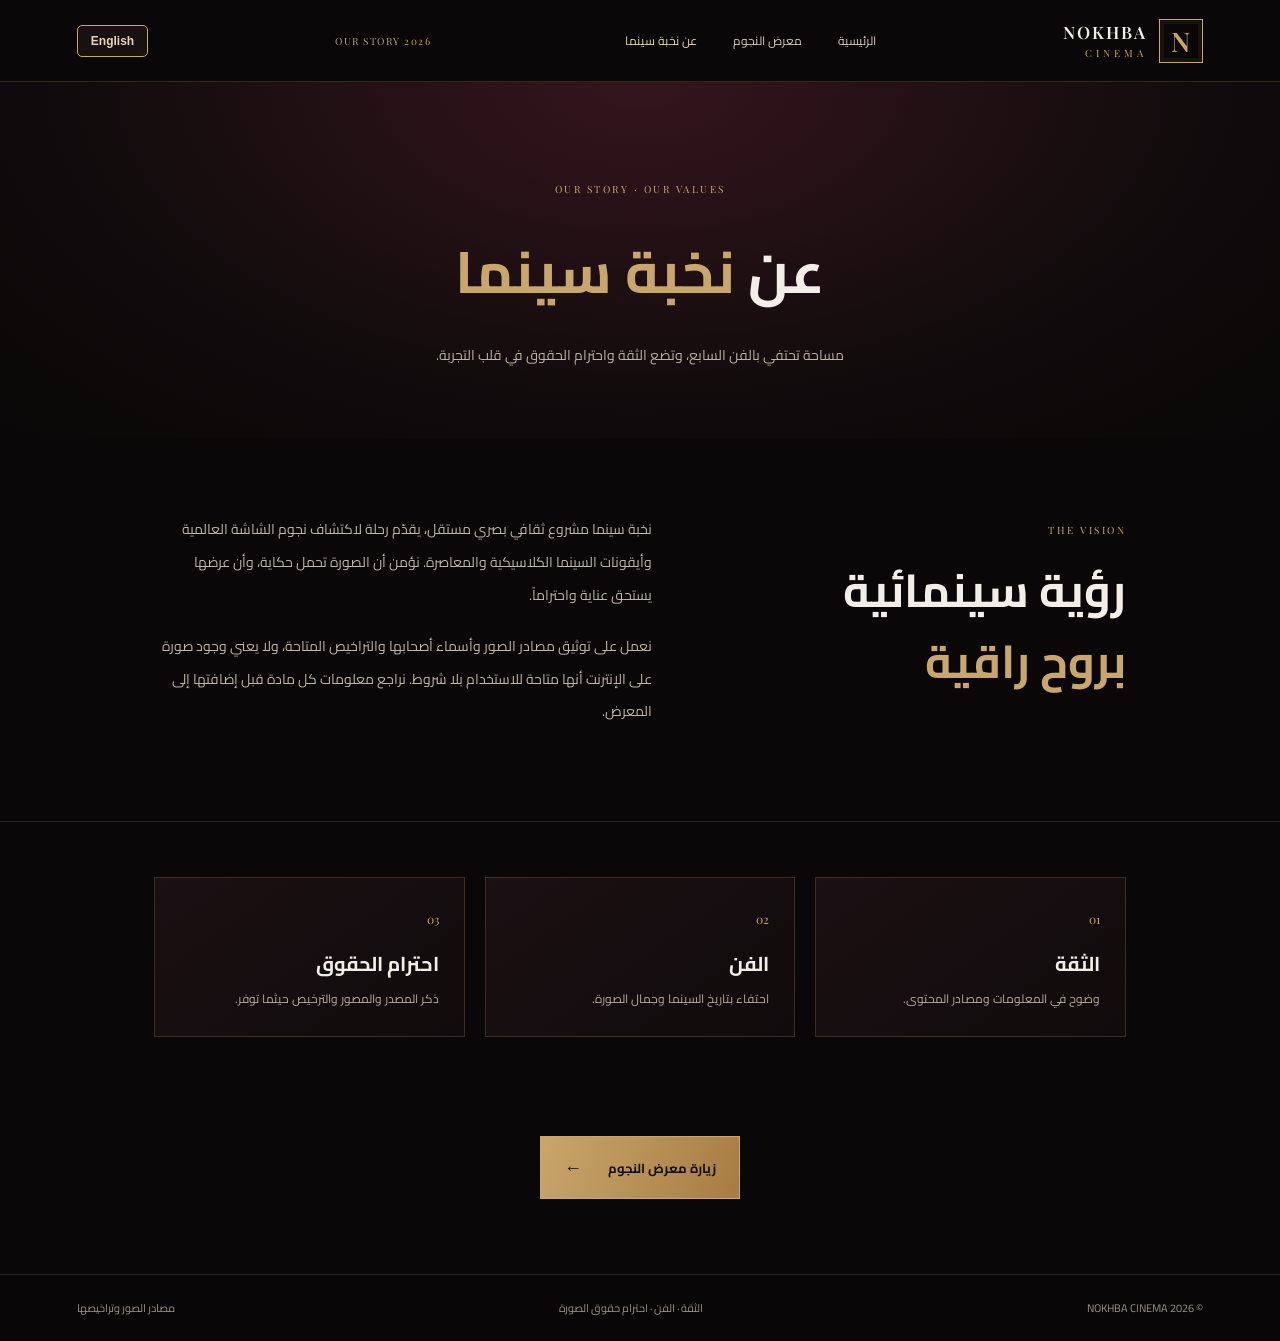
<file: about.html>
<!doctype html>
<html lang="ar" dir="rtl">
<head>
<meta charset="utf-8">
<meta name="viewport" content="width=device-width,initial-scale=1">
<meta name="theme-color" content="#090707">
<meta name="description" content="تعرف إلى رؤية NOKHBA CINEMA وقيمها في الاحتفاء بالسينما واحترام حقوق الصور.">
<title>عن نخبة سينما | NOKHBA CINEMA</title>
<link rel="preconnect" href="https://fonts.googleapis.com">
<link rel="preconnect" href="https://fonts.gstatic.com" crossorigin>
<link rel="stylesheet" href="style.css">
<link rel="manifest" href="./manifest.json">
<link rel="icon" href="./icons/nokhba-cinema.svg" type="image/svg+xml">
<meta name="mobile-web-app-capable" content="yes">
<meta name="apple-mobile-web-app-capable" content="yes">
<meta name="apple-mobile-web-app-title" content="نخبة سينما">
</head>
<body>
<header class="topbar">
  <a class="brand" href="index.html" aria-label="NOKHBA CINEMA الصفحة الرئيسية"><span class="brand-symbol" aria-hidden="true">N</span><span class="brand-wordmark"><strong>NOKHBA</strong><small>CINEMA</small></span></a>
  <nav class="nav" aria-label="القائمة الرئيسية"><a href="index.html">الرئيسية</a><a href="gallery.html">معرض النجوم</a><a class="current" href="about.html">عن نخبة سينما</a></nav>
  <span class="edition">OUR STORY <i>2026</i></span>
</header>
<main>
<section class="page-heading"><span class="section-kicker">OUR STORY · OUR VALUES</span><h1>عن <em>نخبة سينما</em></h1><p>مساحة تحتفي بالفن السابع، وتضع الثقة واحترام الحقوق في قلب التجربة.</p></section>
<section class="about-content">
  <div><span class="section-kicker">THE VISION</span><h2>رؤية سينمائية<br><em>بروح راقية</em></h2></div>
  <div><p>نخبة سينما مشروع ثقافي بصري مستقل، يقدّم رحلة لاكتشاف نجوم الشاشة العالمية وأيقونات السينما الكلاسيكية والمعاصرة. نؤمن أن الصورة تحمل حكاية، وأن عرضها يستحق عناية واحتراماً.</p><p>نعمل على توثيق مصادر الصور وأسماء أصحابها والتراخيص المتاحة، ولا يعني وجود صورة على الإنترنت أنها متاحة للاستخدام بلا شروط. نراجع معلومات كل مادة قبل إضافتها إلى المعرض.</p></div>
</section>
<section class="values-grid">
  <article><span>01</span><h3>الثقة</h3><p>وضوح في المعلومات ومصادر المحتوى.</p></article>
  <article><span>02</span><h3>الفن</h3><p>احتفاء بتاريخ السينما وجمال الصورة.</p></article>
  <article><span>03</span><h3>احترام الحقوق</h3><p>ذكر المصدر والمصور والترخيص حيثما توفر.</p></article>
</section>
<div class="about-action"><a class="gold-button" href="gallery.html">زيارة معرض النجوم <span aria-hidden="true">←</span></a></div>
</main>
<footer><span>© 2026 NOKHBA CINEMA</span><span>الثقة · الفن · احترام حقوق الصورة</span><a href="https://commons.wikimedia.org/" target="_blank" rel="noopener noreferrer">مصادر الصور وتراخيصها</a></footer>
<script src="i18n.js?v=20261127-3"></script>
<script src="./pwa.js?v=1.0.0" defer></script>
</body>
</html>
</file>
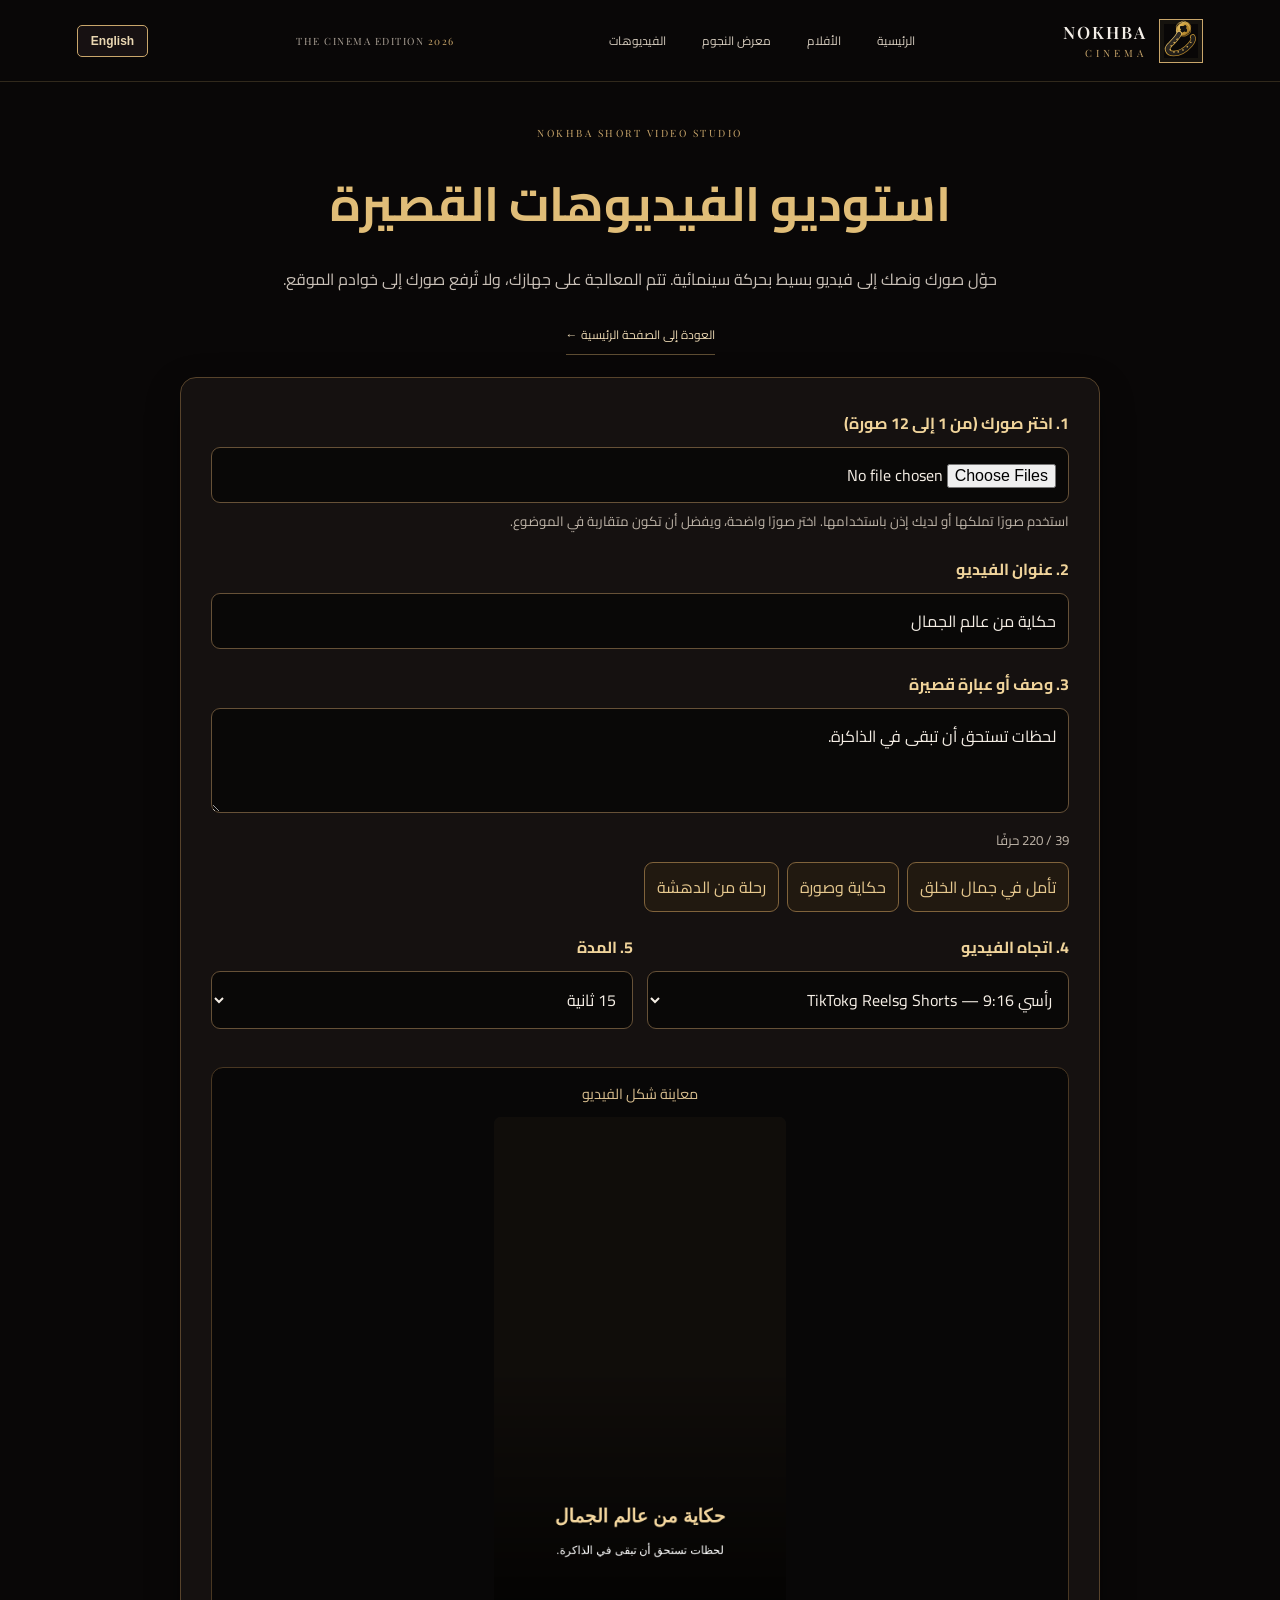
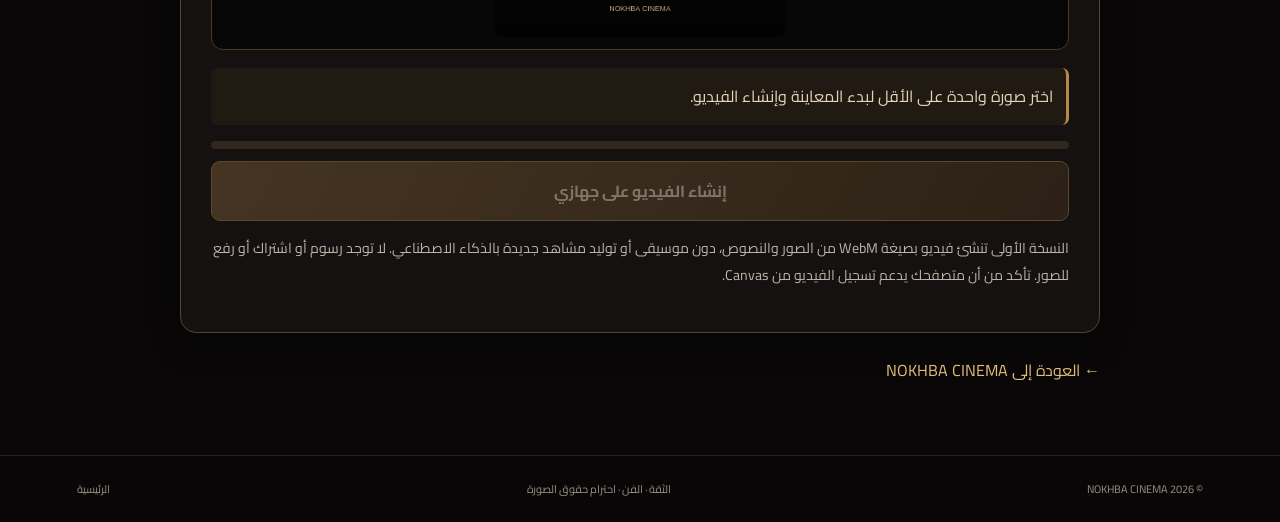
<file: create-video.html>
<!doctype html>
<html lang="ar" dir="rtl">
<head>
<meta charset="utf-8"><meta name="viewport" content="width=device-width,initial-scale=1"><meta name="theme-color" content="#090707">
<meta name="description" content="استوديو نخبة سينما لإنشاء فيديوهات قصيرة من صورك ونصوصك، مباشرة على جهازك.">
<title>استوديو الفيديوهات القصيرة | NOKHBA CINEMA</title><link rel="stylesheet" href="style.css?v=20261122-video"><link rel="manifest" href="./manifest.json"><link rel="icon" href="./icons/nokhba-cinema.svg" type="image/svg+xml">
<style>
.creator-wrap{width:min(920px,92%);margin:0 auto 70px}.creator-intro{text-align:center;padding:34px 12px 22px}.creator-intro h1{color:#e0bd78;font-size:clamp(2rem,5vw,3rem);margin:12px 0}.creator-intro p{color:#c9c0b7;line-height:1.9}.creator-panel{background:#151110;border:1px solid #57432b;border-radius:16px;padding:clamp(16px,4vw,30px);box-shadow:0 12px 35px #0005}.field{margin:0 0 20px}.field label{display:block;color:#f0d49b;font-weight:700;margin-bottom:9px}.field textarea,.field select,.field input[type=text],.field input[type=file]{width:100%;box-sizing:border-box;background:#090807;color:#f5eee5;border:1px solid #665137;border-radius:9px;padding:12px;font:inherit}.field textarea{min-height:105px;resize:vertical;line-height:1.9}.field small,.hint{display:block;color:#bdb3a7;line-height:1.8;margin-top:7px}.creator-grid{display:grid;grid-template-columns:repeat(auto-fit,minmax(190px,1fr));gap:14px}.examples{display:flex;flex-wrap:wrap;gap:8px;margin-top:9px}.example{border:1px solid #80633b;background:#211910;color:#e7c98f;border-radius:9px;padding:9px 12px;font:inherit;cursor:pointer}.example:hover{background:#382a1b}.status-box{background:#211a12;border-right:3px solid #b58a49;border-radius:7px;padding:13px;color:#e4d4bb;line-height:1.9;margin:16px 0}.preview-wrap{background:#080707;border:1px solid #493722;border-radius:12px;padding:12px;text-align:center;margin:18px 0}.preview-wrap canvas{display:block;max-width:100%;max-height:520px;width:auto;height:auto;margin:auto;background:#111;border-radius:7px}.preview-label{color:#d7bd8e;font-size:.9rem;margin:0 0 10px}.primary-btn{width:100%;border:1px solid #b58a49;border-radius:9px;background:linear-gradient(120deg,#806039,#49351f);color:#fff1d5;padding:14px;font:inherit;font-weight:700;cursor:pointer}.primary-btn:disabled{opacity:.45;cursor:not-allowed}.back-link{display:inline-block;margin-top:22px;color:#e0bd78}.progress{height:8px;background:#30271e;border-radius:20px;overflow:hidden;margin:12px 0}.progress span{display:block;width:0;height:100%;background:#d6b36a;transition:width .15s}.download-link{display:none;color:#f0d49b;text-align:center;margin:15px auto;font-weight:700}.fine-print{font-size:.88rem;color:#bdb3a7;line-height:1.9}
</style>
<meta name="mobile-web-app-capable" content="yes"><meta name="apple-mobile-web-app-capable" content="yes"><meta name="apple-mobile-web-app-title" content="نخبة سينما">
</head>
<body>
<header class="topbar"><a class="brand" href="index.html"><img class="brand-symbol" src="film-strip-logo.svg" alt="شعار نخبة" width="48" height="48"><span class="brand-wordmark"><strong>NOKHBA</strong><small>CINEMA</small></span></a><nav class="nav" aria-label="القائمة الرئيسية"><a href="index.html">الرئيسية</a><a href="movies.html">الأفلام</a><a href="gallery.html">معرض النجوم</a><a href="videos.html">الفيديوهات</a></nav><span class="edition">THE CINEMA EDITION <i>2026</i></span></header>
<main class="creator-wrap">
<section class="creator-intro"><span class="section-kicker">NOKHBA SHORT VIDEO STUDIO</span><h1>استوديو الفيديوهات القصيرة</h1><p>حوّل صورك ونصك إلى فيديو بسيط بحركة سينمائية. تتم المعالجة على جهازك، ولا تُرفع صورك إلى خوادم الموقع.</p><a class="text-link" href="index.html">العودة إلى الصفحة الرئيسية ←</a></section>
<section class="creator-panel" aria-label="أدوات إنشاء الفيديو">
<div class="field"><label for="photos">1. اختر صورك (من 1 إلى 12 صورة)</label><input id="photos" type="file" accept="image/*" multiple><small>استخدم صورًا تملكها أو لديك إذن باستخدامها. اختر صورًا واضحة، ويفضل أن تكون متقاربة في الموضوع.</small></div>
<div class="field"><label for="headline">2. عنوان الفيديو</label><input id="headline" type="text" maxlength="70" value="حكاية من عالم الجمال" placeholder="اكتب عنوانًا قصيرًا"></div>
<div class="field"><label for="caption">3. وصف أو عبارة قصيرة</label><textarea id="caption" maxlength="220" placeholder="اكتب جملة ترافق الصور...">لحظات تستحق أن تبقى في الذاكرة.</textarea><small><span id="captionCount">39</span> / 220 حرفًا</small><div class="examples"><button class="example" type="button" data-caption="سبحان من أبدع هذا الجمال في خلقه.">تأمل في جمال الخلق</button><button class="example" type="button" data-caption="كل صورة تحمل حكاية، وكل لحظة لها أثر.">حكاية وصورة</button><button class="example" type="button" data-caption="رحلة قصيرة إلى عالم من الدهشة والإبداع.">رحلة من الدهشة</button></div></div>
<div class="creator-grid"><div class="field"><label for="ratio">4. اتجاه الفيديو</label><select id="ratio"><option value="vertical" selected>رأسي 9:16 — Shorts وReels وTikTok</option><option value="horizontal">أفقي 16:9</option><option value="square">مربع 1:1</option></select></div><div class="field"><label for="duration">5. المدة</label><select id="duration"><option value="15" selected>15 ثانية</option><option value="30">30 ثانية</option></select></div></div>
<div class="preview-wrap"><p class="preview-label">معاينة شكل الفيديو</p><canvas id="preview" width="360" height="640" aria-label="معاينة الفيديو"></canvas></div>
<div class="status-box" id="status" role="status" aria-live="polite">اختر صورة واحدة على الأقل لبدء المعاينة وإنشاء الفيديو.</div><div class="progress" aria-hidden="true"><span id="progressBar"></span></div>
<button class="primary-btn" id="createBtn" type="button" disabled>إنشاء الفيديو على جهازي</button><a class="download-link" id="downloadLink" download="nokhba-cinema-short.webm">⬇ حفظ الفيديو على الجهاز</a>
<p class="fine-print">النسخة الأولى تنشئ فيديو بصيغة WebM من الصور والنصوص، دون موسيقى أو توليد مشاهد جديدة بالذكاء الاصطناعي. لا توجد رسوم أو اشتراك أو رفع للصور. تأكد من أن متصفحك يدعم تسجيل الفيديو من Canvas.</p>
</section><a class="back-link" href="index.html">← العودة إلى NOKHBA CINEMA</a>
</main>
<footer><span>© 2026 NOKHBA CINEMA</span><span>الثقة · الفن · احترام حقوق الصورة</span><a href="index.html">الرئيسية</a></footer>
<script>
(() => {
const $=id=>document.getElementById(id),fileInput=$('photos'),titleInput=$('headline'),captionInput=$('caption'),ratioInput=$('ratio'),durationInput=$('duration'),canvas=$('preview'),ctx=canvas.getContext('2d'),status=$('status'),button=$('createBtn'),progress=$('progressBar'),download=$('downloadLink');
let images=[],urls=[],busy=false;
function dimensions(){const s=ratioInput.value==='vertical'?[360,640]:ratioInput.value==='horizontal'?[640,360]:[480,480];canvas.width=s[0];canvas.height=s[1];}
function drawCover(img,zoom=1){const w=canvas.width,h=canvas.height,scale=Math.max(w/img.width,h/img.height)*zoom,sw=w/scale,sh=h/scale,sx=(img.width-sw)/2,sy=(img.height-sh)/2;ctx.drawImage(img,Math.max(0,sx),Math.max(0,sy),Math.min(img.width,sw),Math.min(img.height,sh),0,0,w,h);}
function paint(index=0,t=0){const w=canvas.width,h=canvas.height;ctx.fillStyle='#100d0a';ctx.fillRect(0,0,w,h);if(images.length)drawCover(images[index%images.length],1+Math.min(.08,t*.08));const shade=ctx.createLinearGradient(0,h*.48,0,h);shade.addColorStop(0,'rgba(0,0,0,0)');shade.addColorStop(1,'rgba(0,0,0,.84)');ctx.fillStyle=shade;ctx.fillRect(0,0,w,h);ctx.textAlign='center';ctx.direction='rtl';ctx.fillStyle='#f3d69e';ctx.shadowColor='#000';ctx.shadowBlur=12;ctx.font='bold '+Math.round(w*.065)+'px sans-serif';const title=titleInput.value.trim(),caption=captionInput.value.trim();if(title)ctx.fillText(title,w/2,h*.78,w*.86);ctx.fillStyle='#fff';ctx.font=Math.round(w*.038)+'px sans-serif';if(caption){const words=caption.split(/\s+/);let lines=[],line='';for(const word of words){const test=line?line+' '+word:word;if(ctx.measureText(test).width>w*.82&&line){lines.push(line);line=word;}else line=test;}if(line)lines.push(line);lines.slice(0,3).forEach((v,i)=>ctx.fillText(v,w/2,h*.84+i*w*.052,w*.86));}ctx.shadowBlur=0;ctx.fillStyle='rgba(235,207,151,.85)';ctx.font=Math.round(w*.025)+'px sans-serif';ctx.fillText('NOKHBA CINEMA',w/2,h*.95);}
function setStatus(s){status.textContent=s;}
function releaseUrls(){urls.forEach(URL.revokeObjectURL);urls=[];images=[];}
async function loadFiles(files){releaseUrls();download.style.display='none';download.removeAttribute('href');const chosen=Array.from(files).filter(f=>f.type.startsWith('image/')).slice(0,12);if(!chosen.length){paint();button.disabled=true;setStatus('لم يتم اختيار صور صالحة.');return;}try{images=await Promise.all(chosen.map(file=>new Promise((resolve,reject)=>{const url=URL.createObjectURL(file);urls.push(url);const img=new Image();img.onload=()=>resolve(img);img.onerror=reject;img.src=url;})));button.disabled=false;paint();setStatus('تم تجهيز '+images.length+' صورة. يمكنك الآن إنشاء الفيديو.');}catch(e){releaseUrls();button.disabled=true;setStatus('تعذر فتح إحدى الصور. جرّب صورًا أخرى بصيغة JPG أو PNG.');}}
fileInput.addEventListener('change',()=>loadFiles(fileInput.files));[titleInput,captionInput].forEach(el=>el.addEventListener('input',()=>{if(el===captionInput)$('captionCount').textContent=el.value.length;paint();}));ratioInput.addEventListener('change',()=>{dimensions();paint();});document.querySelectorAll('[data-caption]').forEach(btn=>btn.addEventListener('click',()=>{captionInput.value=btn.dataset.caption;$('captionCount').textContent=captionInput.value.length;paint();}));
dimensions();paint();
button.addEventListener('click',async()=>{if(busy||!images.length)return;if(!window.MediaRecorder||!canvas.captureStream){setStatus('متصفحك لا يدعم إنشاء الفيديو مباشرة. جرّب أحدث إصدار من Google Chrome.');return;}const mime=['video/webm;codecs=vp9','video/webm;codecs=vp8','video/webm'].find(type=>MediaRecorder.isTypeSupported(type));if(!mime){setStatus('لم نعثر على صيغة تسجيل مدعومة في هذا المتصفح.');return;}busy=true;button.disabled=true;download.style.display='none';progress.style.width='0%';const seconds=Number(durationInput.value),stream=canvas.captureStream(24),chunks=[];let recorder;try{recorder=new MediaRecorder(stream,{mimeType:mime,videoBitsPerSecond:2500000});recorder.ondataavailable=e=>{if(e.data&&e.data.size)chunks.push(e.data);};const stopped=new Promise((resolve,reject)=>{recorder.onstop=resolve;recorder.onerror=()=>reject(new Error('recording'));});recorder.start(250);setStatus('جارٍ إنشاء الفيديو... اترك الصفحة مفتوحة حتى يكتمل التسجيل.');const started=performance.now();await new Promise(resolve=>{function frame(now){const elapsed=(now-started)/1000,part=Math.min(.999,elapsed/seconds),position=part*images.length,index=Math.min(images.length-1,Math.floor(position)),local=position-index;paint(index,local);progress.style.width=(part*100)+'%';if(elapsed<seconds)requestAnimationFrame(frame);else resolve();}requestAnimationFrame(frame);});recorder.stop();await stopped;const blob=new Blob(chunks,{type:mime}),url=URL.createObjectURL(blob);download.href=url;download.download='nokhba-cinema-short-'+Date.now()+'.webm';download.style.display='block';setStatus('اكتمل الفيديو بنجاح. اضغط على رابط الحفظ لتنزيله إلى جهازك.');progress.style.width='100%';paint(images.length-1,0);}catch(err){if(recorder&&recorder.state!=='inactive')recorder.stop();setStatus('حدثت مشكلة أثناء التسجيل. أعد المحاولة وتأكد من عدم مغادرة الصفحة.');}finally{stream.getTracks().forEach(track=>track.stop());busy=false;button.disabled=!images.length;}});
window.addEventListener('beforeunload',releaseUrls);
})();
</script>
<script src="i18n.js?v=20261127-3"></script><script src="./pwa.js?v=1.0.0" defer></script>
</body></html>
</file>
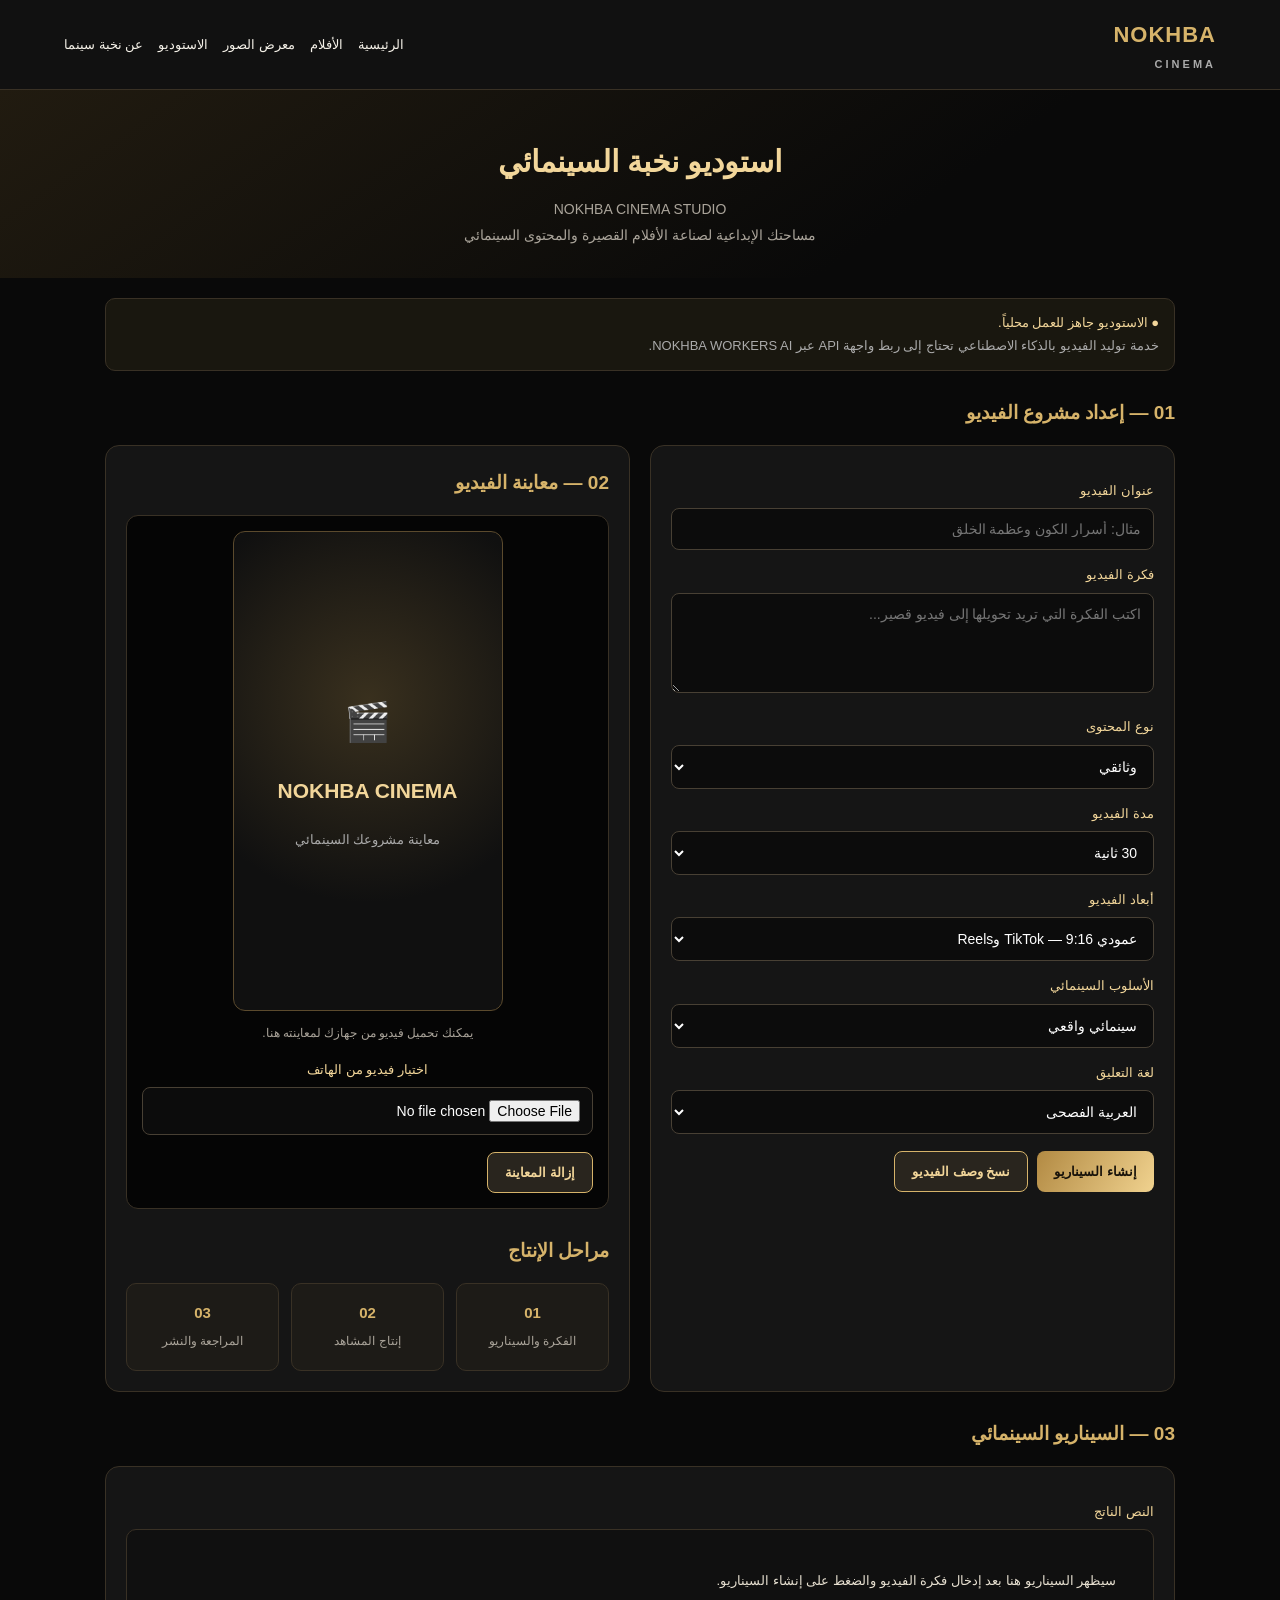
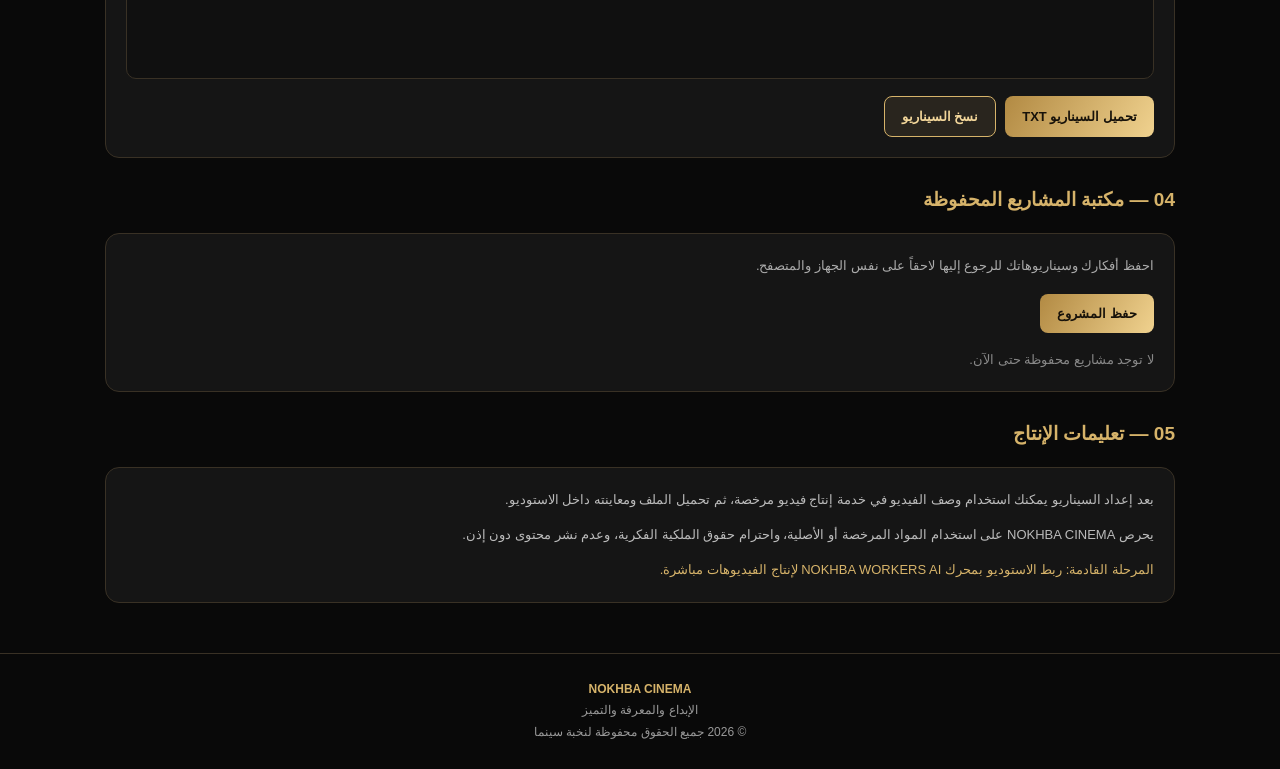
<file: studio.html>
<!DOCTYPE html>
<html lang="ar" dir="rtl">
<head>
<meta charset="UTF-8">
<meta name="viewport" content="width=device-width, initial-scale=1.0">
<meta name="theme-color" content="#090707">
<meta name="description" content="NOKHBA CINEMA STUDIO - استوديو صناعة الفيديوهات السينمائية والقصيرة">
<title>استوديو صناعة الفيديو | NOKHBA CINEMA</title>

<style>
:root {
  --bg:#090909;
  --panel:#151515;
  --panel2:#1d1b17;
  --gold:#d6b36a;
  --gold2:#f2d69a;
  --text:#f5f1e8;
  --muted:#aaa49a;
  --border:#393125;
  --green:#78c69a;
}
* {
  box-sizing:border-box;
  margin:0;
  padding:0;
}
body {
  background:var(--bg);
  color:var(--text);
  font-family:Tahoma,Arial,sans-serif;
  line-height:1.8;
}
a {
  color:inherit;
  text-decoration:none;
}
header {
  background:#111;
  border-bottom:1px solid var(--border);
  padding:15px 5%;
  display:flex;
  align-items:center;
  justify-content:space-between;
  gap:15px;
  flex-wrap:wrap;
}
.logo {
  color:var(--gold);
  font-size:22px;
  font-weight:bold;
  letter-spacing:1px;
}
.logo small {
  display:block;
  color:#aaa;
  font-size:11px;
  letter-spacing:3px;
}
nav {
  display:flex;
  gap:15px;
  flex-wrap:wrap;
  font-size:13px;
}
nav a:hover {
  color:var(--gold);
}
.hero {
  text-align:center;
  padding:45px 15px 30px;
  background:linear-gradient(145deg,#211b10,#090909 70%);
}
.hero h1 {
  font-size:30px;
  color:var(--gold2);
  margin-bottom:8px;
}
.hero p {
  color:var(--muted);
  font-size:14px;
}
.container {
  max-width:1100px;
  margin:auto;
  padding:20px 15px 50px;
}
.status {
  padding:12px 15px;
  background:#19170f;
  border:1px solid var(--border);
  border-radius:10px;
  color:var(--gold2);
  font-size:13px;
  margin-bottom:22px;
}
.section-title {
  color:var(--gold);
  font-size:19px;
  margin:25px 0 15px;
}
.workspace {
  display:grid;
  grid-template-columns:1fr 1fr;
  gap:20px;
}
.panel {
  background:var(--panel);
  border:1px solid var(--border);
  border-radius:14px;
  padding:20px;
  min-width:0;
}
label {
  display:block;
  color:var(--gold2);
  font-size:13px;
  margin:13px 0 6px;
}
input,select,textarea {
  width:100%;
  background:#0c0c0c;
  color:white;
  border:1px solid #484034;
  padding:12px;
  border-radius:8px;
  font-family:inherit;
  font-size:14px;
  outline:none;
}
input:focus,select:focus,textarea:focus {
  border-color:var(--gold);
}
textarea {
  resize:vertical;
  min-height:100px;
}
button {
  cursor:pointer;
  border:0;
  border-radius:8px;
  padding:12px 17px;
  font-family:inherit;
  font-size:13px;
  font-weight:bold;
  transition:.2s;
}
button:hover {
  opacity:.85;
  transform:translateY(-1px);
}
.primary {
  background:linear-gradient(120deg,#b28a43,#f0d28f);
  color:#17120a;
}
.secondary {
  background:#29251e;
  border:1px solid var(--gold);
  color:var(--gold2);
}
.danger {
  background:#351a1a;
  color:#ffbaba;
  border:1px solid #754040;
}
.actions {
  display:flex;
  gap:9px;
  flex-wrap:wrap;
  margin-top:17px;
}
.preview {
  background:#050505;
  border:1px solid var(--border);
  border-radius:12px;
  padding:15px;
  text-align:center;
}
.video-frame {
  width:100%;
  max-width:270px;
  aspect-ratio:9/16;
  margin:auto;
  border:1px solid #5b4a2d;
  border-radius:12px;
  overflow:hidden;
  background:
    radial-gradient(circle at 50% 35%,#39301e,#101010 60%);
  display:flex;
  align-items:center;
  justify-content:center;
  position:relative;
}
.video-frame video {
  width:100%;
  height:100%;
  object-fit:contain;
  background:#000;
}
.video-placeholder {
  padding:20px;
  color:var(--gold2);
}
.video-placeholder strong {
  display:block;
  font-size:21px;
  margin:15px 0;
}
.video-placeholder small {
  color:#aaa;
}
.preview-note {
  font-size:12px;
  color:var(--muted);
  margin-top:12px;
}
.output {
  background:#101010;
  border:1px solid var(--border);
  border-radius:10px;
  padding:15px;
  min-height:150px;
  white-space:pre-wrap;
  color:#e6dfd0;
  font-size:13px;
  overflow-wrap:anywhere;
}
.steps {
  display:grid;
  grid-template-columns:repeat(3,1fr);
  gap:12px;
}
.step {
  background:var(--panel2);
  border:1px solid var(--border);
  border-radius:10px;
  padding:15px;
  text-align:center;
}
.step b {
  display:block;
  color:var(--gold);
  font-size:15px;
}
.step span {
  color:var(--muted);
  font-size:12px;
}
.library-item {
  background:#171717;
  border:1px solid var(--border);
  border-radius:9px;
  padding:12px;
  margin-top:10px;
}
.library-item strong {
  color:var(--gold2);
  font-size:14px;
}
.library-item p {
  font-size:12px;
  color:var(--muted);
  margin-top:4px;
  white-space:pre-wrap;
  overflow-wrap:anywhere;
}
.library-item button {
  margin-top:8px;
}
footer {
  border-top:1px solid var(--border);
  text-align:center;
  padding:25px 10px;
  color:#999;
  font-size:12px;
}
footer strong {
  color:var(--gold);
}
@media(max-width:750px) {
  .workspace {
    grid-template-columns:1fr;
  }
  .hero h1 {
    font-size:23px;
  }
  header {
    justify-content:center;
    text-align:center;
  }
  nav {
    justify-content:center;
  }
}
@media(max-width:450px) {
  .steps {
    grid-template-columns:1fr;
  }
  .actions button {
    flex:1;
  }
}
</style>
</head>

<body>

<header>
  <a class="logo" href="index.html">
    NOKHBA
    <small>CINEMA</small>
  </a>

  <nav>
    <a href="index.html">الرئيسية</a>
    <a href="movies.html">الأفلام</a>
    <a href="gallery.html">معرض الصور</a>
    <a href="studio.html">الاستوديو</a>
    <a href="about.html">عن نخبة سينما</a>
  </nav>
</header>

<section class="hero">
  <h1>استوديو نخبة السينمائي</h1>
  <p>NOKHBA CINEMA STUDIO</p>
  <p>مساحتك الإبداعية لصناعة الأفلام القصيرة والمحتوى السينمائي</p>
</section>

<main class="container">

  <div class="status">
    ● الاستوديو جاهز للعمل محلياً.
    <br>
    <span style="color:#aaa">
      خدمة توليد الفيديو بالذكاء الاصطناعي تحتاج إلى ربط واجهة API عبر NOKHBA WORKERS AI.
    </span>
  </div>

  <h2 class="section-title">01 — إعداد مشروع الفيديو</h2>

  <div class="workspace">

    <section class="panel">

      <label for="videoTitle">عنوان الفيديو</label>
      <input id="videoTitle" type="text"
        placeholder="مثال: أسرار الكون وعظمة الخلق">

      <label for="videoTopic">فكرة الفيديو</label>
      <textarea id="videoTopic"
        placeholder="اكتب الفكرة التي تريد تحويلها إلى فيديو قصير..."></textarea>

      <label for="videoType">نوع المحتوى</label>
      <select id="videoType">
        <option value="وثائقي">وثائقي</option>
        <option value="علمي">علمي</option>
        <option value="طبيعة">الطبيعة والحياة البرية</option>
        <option value="الفضاء">الفضاء والكون</option>
        <option value="تاريخي">تاريخي</option>
        <option value="تأملي">تأملي</option>
        <option value="ثقافي">ثقافي</option>
      </select>

      <label for="videoDuration">مدة الفيديو</label>
      <select id="videoDuration">
        <option value="15 ثانية">15 ثانية</option>
        <option value="30 ثانية" selected>30 ثانية</option>
        <option value="45 ثانية">45 ثانية</option>
        <option value="60 ثانية">60 ثانية</option>
        <option value="90 ثانية">90 ثانية</option>
      </select>

      <label for="videoRatio">أبعاد الفيديو</label>
      <select id="videoRatio">
        <option value="9:16">عمودي 9:16 — TikTok وReels</option>
        <option value="16:9">أفقي 16:9 — YouTube</option>
        <option value="1:1">مربع 1:1 — Instagram</option>
      </select>

      <label for="videoStyle">الأسلوب السينمائي</label>
      <select id="videoStyle">
        <option>سينمائي واقعي</option>
        <option>وثائقي احترافي</option>
        <option>طبيعة فائقة الواقعية</option>
        <option>تصوير فضائي</option>
        <option>رسوم ثلاثية الأبعاد</option>
        <option>سينمائي درامي</option>
      </select>

      <label for="videoLanguage">لغة التعليق</label>
      <select id="videoLanguage">
        <option>العربية الفصحى</option>
        <option>الإنجليزية</option>
        <option>بدون تعليق صوتي</option>
      </select>

      <div class="actions">
        <button class="primary" onclick="createScript()">
          إنشاء السيناريو
        </button>
        <button class="secondary" onclick="copyPrompt()">
          نسخ وصف الفيديو
        </button>
      </div>

    </section>

    <section class="panel">

      <h3 class="section-title" style="margin-top:0">
        02 — معاينة الفيديو
      </h3>

      <div class="preview">

        <div class="video-frame" id="videoFrame">
          <div class="video-placeholder" id="videoPlaceholder">
            <div style="font-size:38px">🎬</div>
            <strong>NOKHBA CINEMA</strong>
            <small>معاينة مشروعك السينمائي</small>
          </div>
        </div>

        <p class="preview-note">
          يمكنك تحميل فيديو من جهازك لمعاينته هنا.
        </p>

        <label for="videoFile">اختيار فيديو من الهاتف</label>
        <input id="videoFile" type="file"
          accept="video/mp4,video/webm,video/ogg">

        <div class="actions">
          <button class="secondary" onclick="clearVideo()">
            إزالة المعاينة
          </button>
        </div>

      </div>

      <h3 class="section-title">مراحل الإنتاج</h3>

      <div class="steps">
        <div class="step">
          <b>01</b>
          <span>الفكرة والسيناريو</span>
        </div>
        <div class="step">
          <b>02</b>
          <span>إنتاج المشاهد</span>
        </div>
        <div class="step">
          <b>03</b>
          <span>المراجعة والنشر</span>
        </div>
      </div>

    </section>

  </div>

  <h2 class="section-title">03 — السيناريو السينمائي</h2>

  <section class="panel">

    <label for="scriptOutput">النص الناتج</label>

    <div class="output" id="scriptOutput">
      سيظهر السيناريو هنا بعد إدخال فكرة الفيديو والضغط على إنشاء السيناريو.
    </div>

    <div class="actions">
      <button class="primary" onclick="downloadScript()">
        تحميل السيناريو TXT
      </button>

      <button class="secondary" onclick="copyScript()">
        نسخ السيناريو
      </button>
    </div>

  </section>

  <h2 class="section-title">04 — مكتبة المشاريع المحفوظة</h2>

  <section class="panel">

    <p style="font-size:13px;color:#aaa">
      احفظ أفكارك وسيناريوهاتك للرجوع إليها لاحقاً على نفس الجهاز والمتصفح.
    </p>

    <div class="actions">
      <button class="primary" onclick="saveProject()">
        حفظ المشروع
      </button>
    </div>

    <div id="projectLibrary"></div>

  </section>

  <h2 class="section-title">05 — تعليمات الإنتاج</h2>

  <section class="panel">

    <p style="font-size:13px;color:#bbb">
      بعد إعداد السيناريو يمكنك استخدام وصف الفيديو في خدمة إنتاج فيديو
      مرخصة، ثم تحميل الملف ومعاينته داخل الاستوديو.
    </p>

    <p style="font-size:13px;color:#bbb;margin-top:12px">
      يحرص NOKHBA CINEMA على استخدام المواد المرخصة أو الأصلية،
      واحترام حقوق الملكية الفكرية، وعدم نشر محتوى دون إذن.
    </p>

    <p style="font-size:13px;color:var(--gold);margin-top:12px">
      المرحلة القادمة: ربط الاستوديو بمحرك NOKHBA WORKERS AI
      لإنتاج الفيديوهات مباشرة.
    </p>

  </section>

</main>

<footer>
  <strong>NOKHBA CINEMA</strong>
  <p>الإبداع والمعرفة والتميز</p>
  <p>© 2026 جميع الحقوق محفوظة لنخبة سينما</p>
</footer>

<script>
"use strict";

let currentVideoURL = null;

const $ = id => document.getElementById(id);

function getProjectData() {
  return {
    title: $("videoTitle").value.trim(),
    topic: $("videoTopic").value.trim(),
    type: $("videoType").value,
    duration: $("videoDuration").value,
    ratio: $("videoRatio").value,
    style: $("videoStyle").value,
    language: $("videoLanguage").value
  };
}

function buildPrompt(data) {
  return `
أنت مخرج سينمائي محترف.

اسم المشروع: ${data.title}

الفكرة:
${data.topic}

نوع المحتوى: ${data.type}
المدة: ${data.duration}
الأبعاد: ${data.ratio}
الأسلوب: ${data.style}
لغة التعليق: ${data.language}

المطلوب:
إنشاء تصور سينمائي احترافي للمشاهد،
مع إضاءة واقعية وحركة كاميرا مناسبة،
وتفاصيل بصرية دقيقة وانتقالات سلسة،
ومراعاة صحة المعلومات وحقوق الملكية الفكرية.

NOKHBA CINEMA
  `.trim();
}

function createScript() {
  const data = getProjectData();

  if (!data.title || !data.topic) {
    alert("يرجى كتابة عنوان الفيديو وفكرته أولاً.");
    return;
  }

  const prompt = buildPrompt(data);

  const script = `
━━━━━━━━━━━━━━━━━━━━
NOKHBA CINEMA
السيناريو السينمائي
━━━━━━━━━━━━━━━━━━━━

عنوان الفيديو:
${data.title}

نوع المحتوى:
${data.type}

المدة:
${data.duration}

أبعاد الفيديو:
${data.ratio}

الأسلوب:
${data.style}

لغة التعليق:
${data.language}

━━━━━━━━━━━━━━━━━━━━
الفكرة الرئيسية
━━━━━━━━━━━━━━━━━━━━

${data.topic}

━━━━━━━━━━━━━━━━━━━━
المشهد الأول — المقدمة
━━━━━━━━━━━━━━━━━━━━

لقطة افتتاحية سينمائية جذابة تمهد للموضوع.
تظهر العناصر الأساسية بصورة واقعية ومؤثرة.

التعليق الصوتي:
${data.topic}

━━━━━━━━━━━━━━━━━━━━
المشهد الثاني — التفاصيل
━━━━━━━━━━━━━━━━━━━━

عرض التفاصيل الأساسية للفكرة من خلال لقطات
متتابعة ومترابطة بصرياً.

━━━━━━━━━━━━━━━━━━━━
المشهد الثالث — الذروة
━━━━━━━━━━━━━━━━━━━━

لقطة بصرية قوية توصل الرسالة الرئيسية
وتترك أثراً لدى المشاهد.

━━━━━━━━━━━━━━━━━━━━
المشهد الأخير — الخاتمة
━━━━━━━━━━━━━━━━━━━━

نهاية سينمائية هادئة مع ظهور شعار:

NOKHBA CINEMA

━━━━━━━━━━━━━━━━━━━━
وصف الإنتاج للذكاء الاصطناعي
━━━━━━━━━━━━━━━━━━━━

${prompt}

━━━━━━━━━━━━━━━━━━━━
تنبيه:
هذا تصور أولي قابل للتحرير والمراجعة،
وليس نصاً علمياً موثقاً أو ملف فيديو مولداً.
━━━━━━━━━━━━━━━━━━━━
`;

  $("scriptOutput").textContent = script;

  $("scriptOutput").scrollIntoView({
    behavior:"smooth",
    block:"center"
  });
}

async function copyText(text) {
  try {
    await navigator.clipboard.writeText(text);
    alert("تم النسخ بنجاح.");
  } catch (e) {
    const area = document.createElement("textarea");
    area.value = text;
    document.body.appendChild(area);
    area.select();
    document.execCommand("copy");
    area.remove();
    alert("تم النسخ.");
  }
}

function copyScript() {
  const text = $("scriptOutput").textContent;
  if (!text.trim()) return;
  copyText(text);
}

function copyPrompt() {
  const data = getProjectData();

  if (!data.title || !data.topic) {
    alert("اكتب عنوان الفيديو والفكرة أولاً.");
    return;
  }

  copyText(buildPrompt(data));
}

function downloadScript() {
  const text = $("scriptOutput").textContent;

  if (!text.trim() ||
      text.includes("سيظهر السيناريو هنا")) {
    alert("أنشئ السيناريو أولاً.");
    return;
  }

  const blob = new Blob(
    ["\uFEFF" + text],
    {type:"text/plain;charset=utf-8"}
  );

  const url = URL.createObjectURL(blob);
  const a = document.createElement("a");

  a.href = url;
  a.download = "NOKHBA-CINEMA-SCRIPT.txt";
  a.click();

  setTimeout(() => URL.revokeObjectURL(url),1000);
}

$("videoFile").addEventListener("change", function() {
  const file = this.files && this.files[0];

  if (!file) return;

  if (!file.type.startsWith("video/")) {
    alert("يرجى اختيار ملف فيديو صحيح.");
    this.value = "";
    return;
  }

  if (currentVideoURL) {
    URL.revokeObjectURL(currentVideoURL);
  }

  currentVideoURL = URL.createObjectURL(file);

  const frame = $("videoFrame");
  frame.innerHTML = "";

  const video = document.createElement("video");
  video.src = currentVideoURL;
  video.controls = true;
  video.playsInline = true;
  video.preload = "metadata";

  frame.appendChild(video);
});

function clearVideo() {
  if (currentVideoURL) {
    URL.revokeObjectURL(currentVideoURL);
    currentVideoURL = null;
  }

  $("videoFile").value = "";

  $("videoFrame").innerHTML = `
    <div class="video-placeholder" id="videoPlaceholder">
      <div style="font-size:38px">🎬</div>
      <strong>NOKHBA CINEMA</strong>
      <small>معاينة مشروعك السينمائي</small>
    </div>
  `;
}

function getProjects() {
  try {
    return JSON.parse(
      localStorage.getItem("nokhba_cinema_projects") || "[]"
    );
  } catch (e) {
    return [];
  }
}

function saveProject() {
  const data = getProjectData();
  const script = $("scriptOutput").textContent;

  if (!data.title || !data.topic ||
      script.includes("سيظهر السيناريو هنا")) {
    alert("يرجى إنشاء السيناريو أولاً.");
    return;
  }

  const projects = getProjects();

  projects.unshift({
    id:Date.now(),
    title:data.title,
    date:new Date().toLocaleDateString("ar-EG"),
    script:script
  });

  try {
    localStorage.setItem(
      "nokhba_cinema_projects",
      JSON.stringify(projects.slice(0,30))
    );
  } catch(e) {
    alert("مساحة التخزين غير كافية.");
    return;
  }

  renderLibrary();
  alert("تم حفظ المشروع بنجاح.");
}

function renderLibrary() {
  const library = $("projectLibrary");
  const projects = getProjects();

  library.innerHTML = "";

  if (!projects.length) {
    library.innerHTML =
      '<p style="color:#888;margin-top:15px;font-size:13px">لا توجد مشاريع محفوظة حتى الآن.</p>';
    return;
  }

  projects.forEach(project => {
    const item = document.createElement("div");
    item.className = "library-item";

    const title = document.createElement("strong");
    title.textContent = project.title;

    const date = document.createElement("p");
    date.textContent = "تاريخ الحفظ: " + project.date;

    const load = document.createElement("button");
    load.className = "secondary";
    load.textContent = "فتح السيناريو";

    load.addEventListener("click", () => {
      $("scriptOutput").textContent = project.script;
      $("scriptOutput").scrollIntoView({
        behavior:"smooth"
      });
    });

    const remove = document.createElement("button");
    remove.className = "danger";
    remove.textContent = "حذف";

    remove.addEventListener("click", () => {
      if (!confirm("هل تريد حذف هذا المشروع؟")) return;

      const updated = getProjects().filter(
        p => p.id !== project.id
      );

      localStorage.setItem(
        "nokhba_cinema_projects",
        JSON.stringify(updated)
      );

      renderLibrary();
    });

    item.append(title,date,load,remove);
    library.appendChild(item);
  });
}

renderLibrary();
</script>

</body>
</html>
</file>
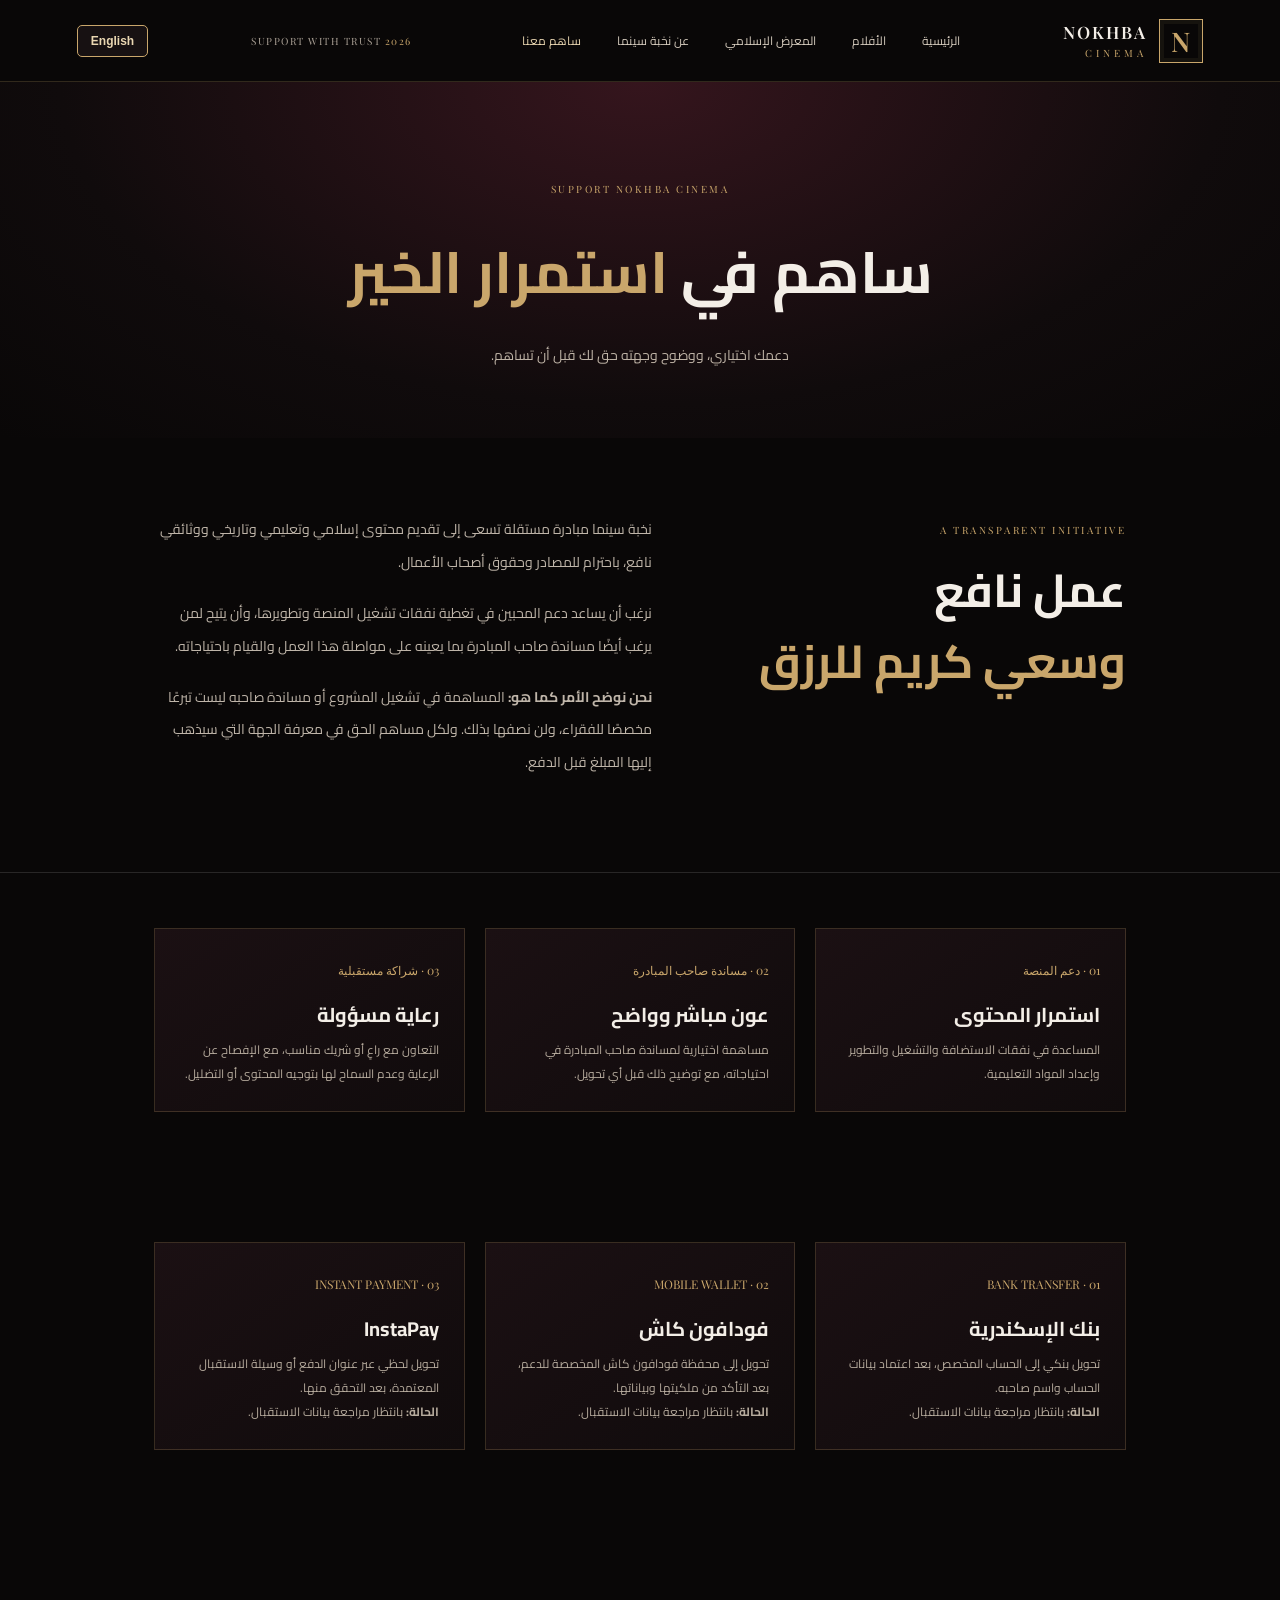
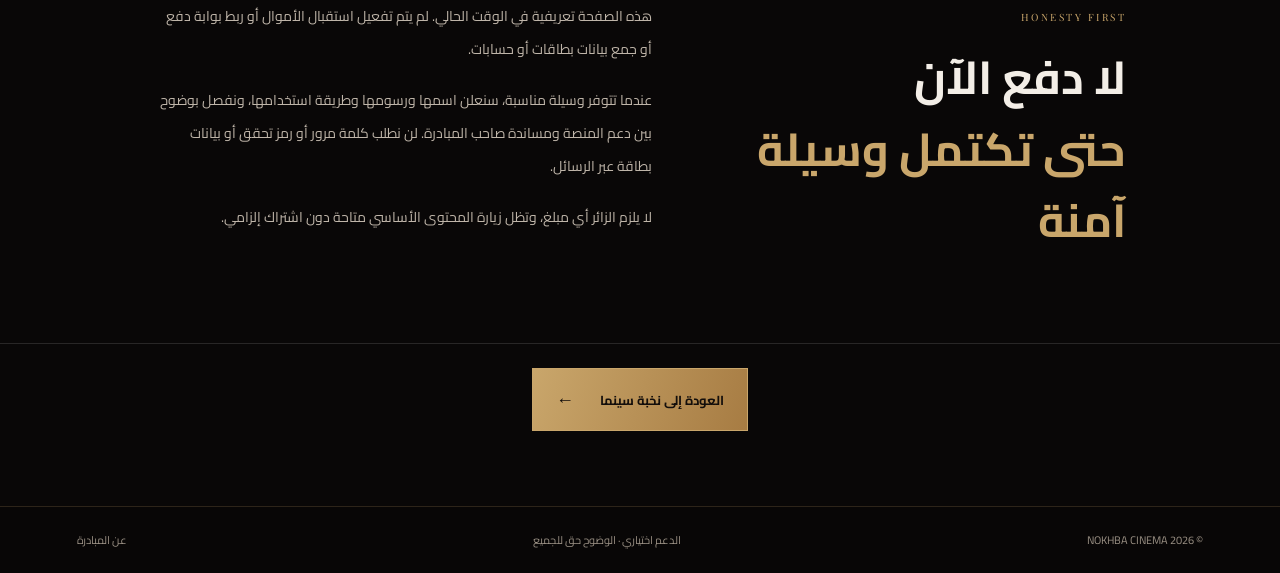
<file: support.html>
<!doctype html>
<html lang="ar" dir="rtl">
<head>
<meta charset="utf-8">
<meta name="viewport" content="width=device-width,initial-scale=1">
<meta name="theme-color" content="#090707">
<meta name="description" content="ساهم باختيارك في استمرار نخبة سينما، وساند صاحب المبادرة بوضوح وشفافية.">
<meta property="og:title" content="ساهم في استمرار الخير | نخبة سينما">
<meta property="og:description" content="دعم اختياري واضح يساعد على استمرار المحتوى الهادف ومساندة صاحب المبادرة.">
<title>ساهم في استمرار الخير | نخبة سينما</title>
<link rel="preconnect" href="https://fonts.googleapis.com">
<link rel="preconnect" href="https://fonts.gstatic.com" crossorigin>
<link rel="stylesheet" href="style.css?v=20261127-support">
<link rel="manifest" href="./manifest.json">
<link rel="icon" href="./icons/nokhba-cinema.svg" type="image/svg+xml">
<meta name="mobile-web-app-capable" content="yes">
<meta name="apple-mobile-web-app-capable" content="yes">
<meta name="apple-mobile-web-app-title" content="نخبة سينما">
</head>
<body>
<header class="topbar">
  <a class="brand" href="index.html" aria-label="NOKHBA CINEMA الصفحة الرئيسية"><span class="brand-symbol" aria-hidden="true">N</span><span class="brand-wordmark"><strong>NOKHBA</strong><small>CINEMA</small></span></a>
  <nav class="nav" aria-label="القائمة الرئيسية">
    <a href="index.html">الرئيسية</a>
    <a href="movies.html">الأفلام</a>
    <a href="gallery.html">المعرض الإسلامي</a>
    <a href="about.html">عن نخبة سينما</a>
    <a class="current" href="support.html" aria-current="page">ساهم معنا</a>
  </nav>
  <span class="edition">SUPPORT WITH TRUST <i>2026</i></span>
</header>
<main>
  <section class="page-heading">
    <span class="section-kicker">SUPPORT NOKHBA CINEMA</span>
    <h1>ساهم في <em>استمرار الخير</em></h1>
    <p>دعمك اختياري، ووضوح وجهته حق لك قبل أن تساهم.</p>
  </section>
  <section class="about-content">
    <div>
      <span class="section-kicker">A TRANSPARENT INITIATIVE</span>
      <h2>عمل نافع<br><em>وسعي كريم للرزق</em></h2>
    </div>
    <div>
      <p>نخبة سينما مبادرة مستقلة تسعى إلى تقديم محتوى إسلامي وتعليمي وتاريخي ووثائقي نافع، باحترام للمصادر وحقوق أصحاب الأعمال.</p>
      <p>نرغب أن يساعد دعم المحبين في تغطية نفقات تشغيل المنصة وتطويرها، وأن يتيح لمن يرغب أيضًا مساندة صاحب المبادرة بما يعينه على مواصلة هذا العمل والقيام باحتياجاته.</p>
      <p><strong>نحن نوضح الأمر كما هو:</strong> المساهمة في تشغيل المشروع أو مساندة صاحبه ليست تبرعًا مخصصًا للفقراء، ولن نصفها بذلك. ولكل مساهم الحق في معرفة الجهة التي سيذهب إليها المبلغ قبل الدفع.</p>
    </div>
  </section>
  <section class="values-grid" aria-label="طرق الدعم المقترحة">
    <article><span>01 · دعم المنصة</span><h3>استمرار المحتوى</h3><p>المساعدة في نفقات الاستضافة والتشغيل والتطوير وإعداد المواد التعليمية.</p></article>
    <article><span>02 · مساندة صاحب المبادرة</span><h3>عون مباشر وواضح</h3><p>مساهمة اختيارية لمساندة صاحب المبادرة في احتياجاته، مع توضيح ذلك قبل أي تحويل.</p></article>
    <article><span>03 · شراكة مستقبلية</span><h3>رعاية مسؤولة</h3><p>التعاون مع راعٍ أو شريك مناسب، مع الإفصاح عن الرعاية وعدم السماح لها بتوجيه المحتوى أو التضليل.</p></article>
  </section>
  <section class="values-grid" aria-label="وسائل المساهمة المقترحة">
    <article><span>01 · BANK TRANSFER</span><h3>بنك الإسكندرية</h3><p>تحويل بنكي إلى الحساب المخصص، بعد اعتماد بيانات الحساب واسم صاحبه.</p><p><strong>الحالة:</strong> بانتظار مراجعة بيانات الاستقبال.</p></article>
    <article><span>02 · MOBILE WALLET</span><h3>فودافون كاش</h3><p>تحويل إلى محفظة فودافون كاش المخصصة للدعم، بعد التأكد من ملكيتها وبياناتها.</p><p><strong>الحالة:</strong> بانتظار مراجعة بيانات الاستقبال.</p></article>
    <article><span>03 · INSTANT PAYMENT</span><h3>InstaPay</h3><p>تحويل لحظي عبر عنوان الدفع أو وسيلة الاستقبال المعتمدة، بعد التحقق منها.</p><p><strong>الحالة:</strong> بانتظار مراجعة بيانات الاستقبال.</p></article>
  </section>
  <section class="about-content">
    <div><span class="section-kicker">HONESTY FIRST</span><h2>لا دفع الآن<br><em>حتى تكتمل وسيلة آمنة</em></h2></div>
    <div>
      <p>هذه الصفحة تعريفية في الوقت الحالي. لم يتم تفعيل استقبال الأموال أو ربط بوابة دفع أو جمع بيانات بطاقات أو حسابات.</p>
      <p>عندما تتوفر وسيلة مناسبة، سنعلن اسمها ورسومها وطريقة استخدامها، ونفصل بوضوح بين دعم المنصة ومساندة صاحب المبادرة. لن نطلب كلمة مرور أو رمز تحقق أو بيانات بطاقة عبر الرسائل.</p>
      <p>لا يلزم الزائر أي مبلغ، وتظل زيارة المحتوى الأساسي متاحة دون اشتراك إلزامي.</p>
    </div>
  </section>
  <div class="about-action">
    <a class="gold-button" href="index.html">العودة إلى نخبة سينما <span aria-hidden="true">←</span></a>
  </div>
</main>
<footer><span>© 2026 NOKHBA CINEMA</span><span>الدعم اختياري · الوضوح حق للجميع</span><a href="about.html">عن المبادرة</a></footer>
<script src="i18n.js?v=20261127-3"></script>
<script src="./pwa.js?v=1.0.0" defer></script>
</body>
</html>
</file>
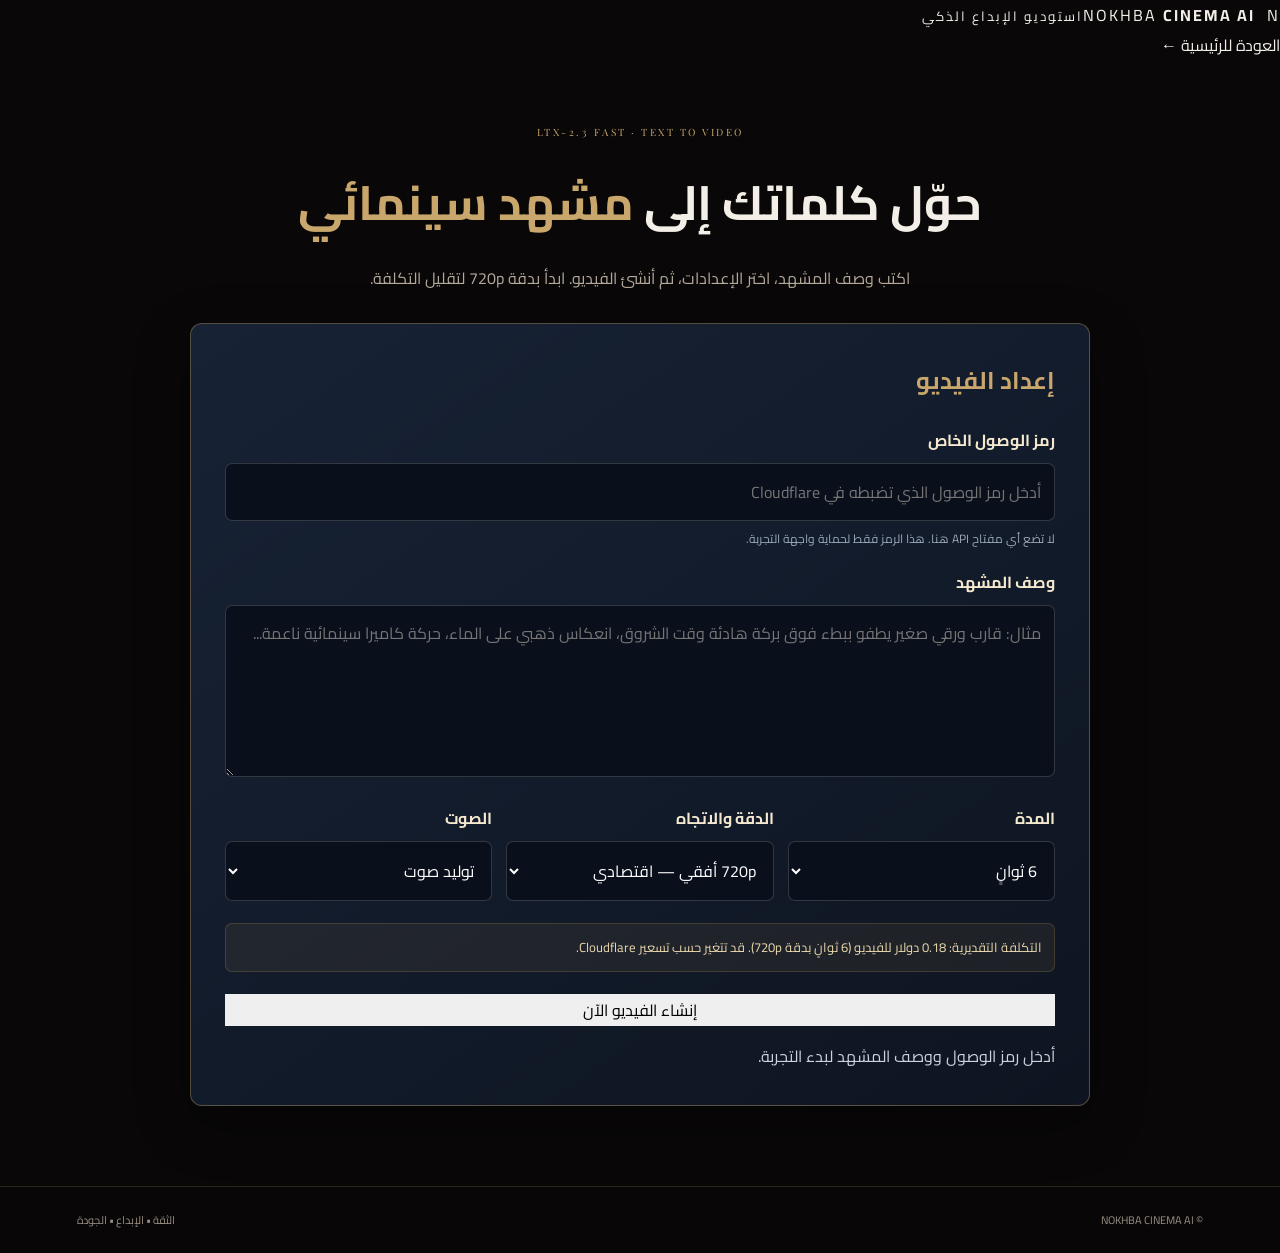
<file: video.html>
<!doctype html>
<html lang="ar" dir="rtl">
<head>
<meta charset="utf-8">
<meta name="viewport" content="width=device-width,initial-scale=1">
<meta name="theme-color" content="#090d16">
<meta name="description" content="NOKHBA CINEMA AI — استوديو توليد الفيديو">
<title>استوديو الفيديو | NOKHBA CINEMA AI</title>
<link rel="stylesheet" href="style.css">
<link rel="stylesheet" href="video.css">
</head>
<body>
<header class="top">
<a class="brand" href="./"><span class="mark">N</span><span>NOKHBA <b>CINEMA AI</b><small>استوديو الإبداع الذكي</small></span></a>
<a class="top-tag" href="./">العودة للرئيسية ←</a>
</header>
<main class="video-main">
<section class="video-heading">
<span class="eyebrow">LTX-2.3 FAST · TEXT TO VIDEO</span>
<h1>حوّل كلماتك إلى <em>مشهد سينمائي</em></h1>
<p>اكتب وصف المشهد، اختر الإعدادات، ثم أنشئ الفيديو. ابدأ بدقة 720p لتقليل التكلفة.</p>
</section>
<section class="studio-panel" aria-labelledby="studio-title">
<h2 id="studio-title">إعداد الفيديو</h2>
<label for="accessCode">رمز الوصول الخاص</label>
<input id="accessCode" type="password" autocomplete="off" placeholder="أدخل رمز الوصول الذي تضبطه في Cloudflare">
<small class="field-help">لا تضع أي مفتاح API هنا. هذا الرمز فقط لحماية واجهة التجربة.</small>
<label for="prompt">وصف المشهد</label>
<textarea id="prompt" rows="5" maxlength="1500" placeholder="مثال: قارب ورقي صغير يطفو ببطء فوق بركة هادئة وقت الشروق، انعكاس ذهبي على الماء، حركة كاميرا سينمائية ناعمة..."></textarea>
<div class="settings-grid">
<div><label for="duration">المدة</label><select id="duration"><option value="6">6 ثوانٍ</option></select></div>
<div><label for="resolution">الدقة والاتجاه</label><select id="resolution"><option value="1280x720">720p أفقي — اقتصادي</option><option value="720x1280">720p عمودي — Reels/TikTok</option><option value="1920x1080">1080p أفقي</option><option value="1080x1920">1080p عمودي</option></select></div>
<div><label for="audio">الصوت</label><select id="audio"><option value="true">توليد صوت</option><option value="false">بدون صوت</option></select></div>
</div>
<p class="cost-note" id="costNote">التكلفة التقديرية: 0.18 دولار للفيديو (6 ثوانٍ بدقة 720p). قد تتغير حسب تسعير Cloudflare.</p>
<button id="generateBtn" class="action primary generate-btn" type="button">إنشاء الفيديو الآن</button>
<p id="status" class="status" role="status" aria-live="polite">أدخل رمز الوصول ووصف المشهد لبدء التجربة.</p>
</section>
<section id="resultPanel" class="result-panel" hidden>
<h2>نتيجة التوليد</h2>
<video id="resultVideo" controls playsinline></video>
<a id="downloadLink" class="action secondary" href="#" download="nokhba-cinema-video.mp4">تنزيل الفيديو</a>
<p class="field-help">قد يكون رابط النتيجة مؤقتًا من مزوّد الخدمة؛ نزّل الفيديو للاحتفاظ به.</p>
</section>
</main>
<footer><span>© NOKHBA CINEMA AI</span><span>الثقة • الإبداع • الجودة</span></footer>
<script src="video.js" defer></script>
</body>
</html>
</file>
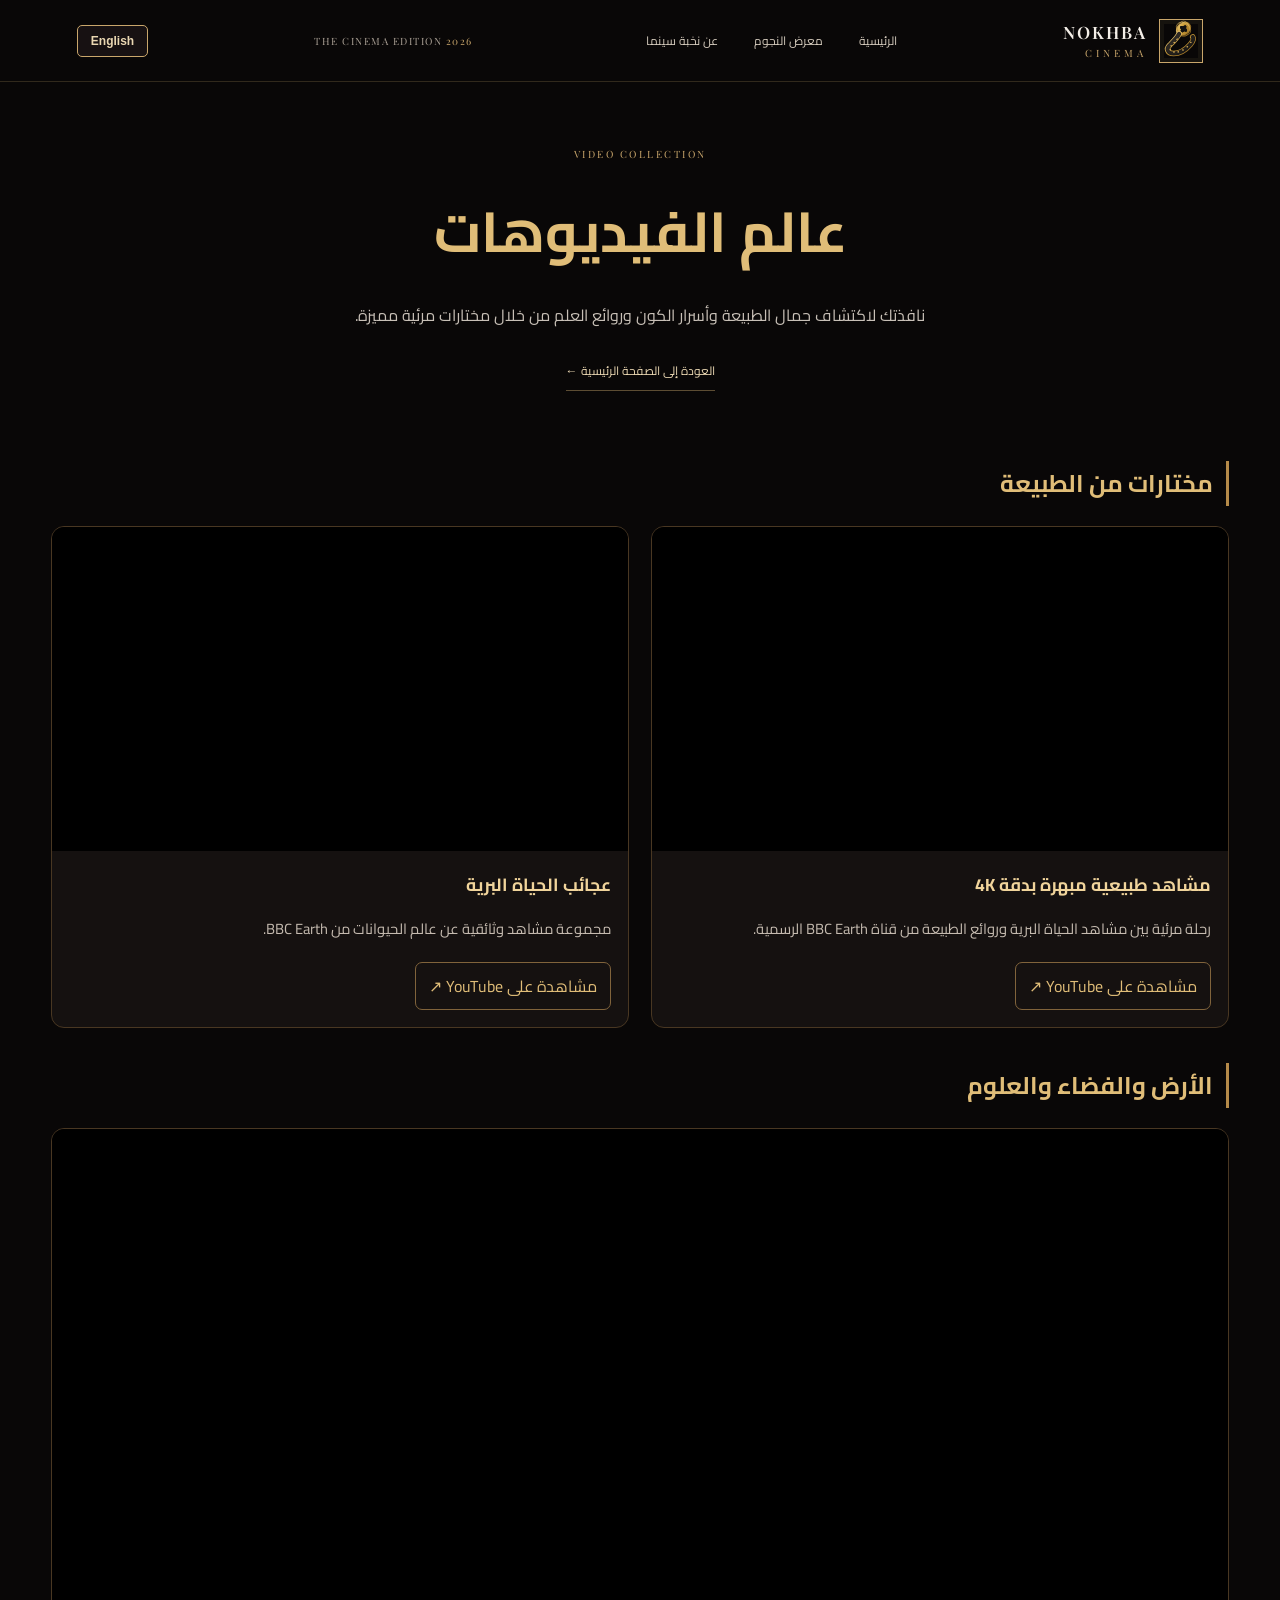
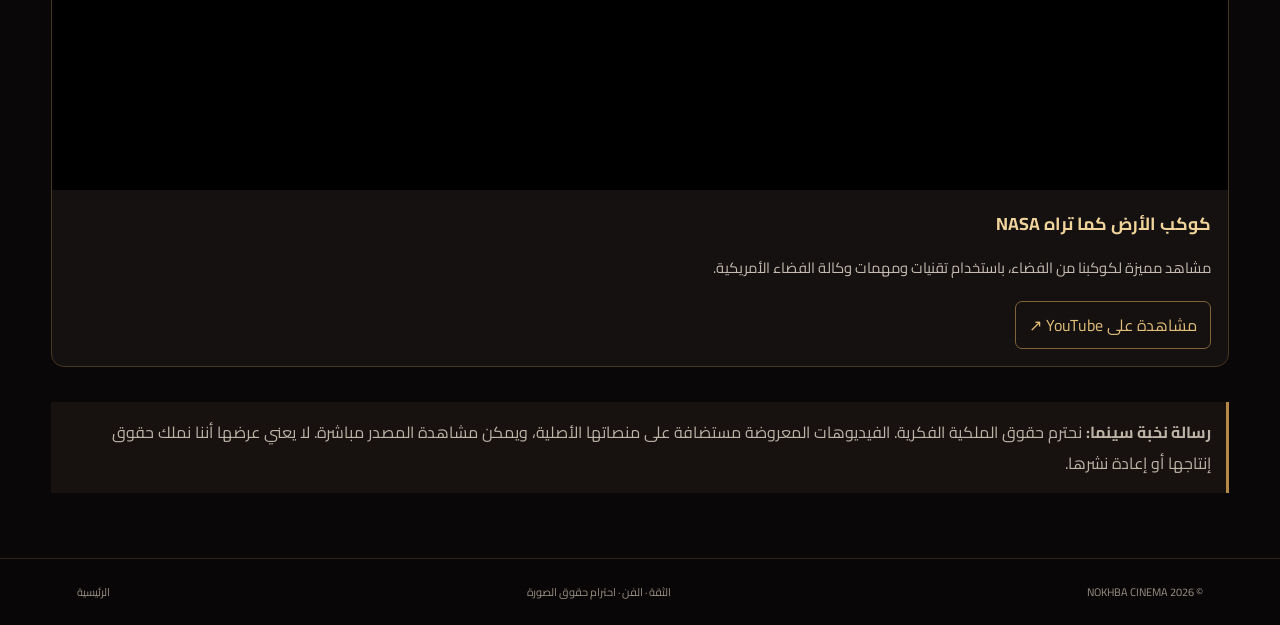
<file: videos.html>
<!doctype html>
<html lang="ar" dir="rtl">
<head>
<meta charset="utf-8">
<meta name="viewport" content="width=device-width,initial-scale=1">
<meta name="theme-color" content="#090707">
<meta name="description" content="مختارات فيديو سينمائية ووثائقية عن الطبيعة والعلوم والكون من NOKHBA CINEMA">
<title>الفيديوهات | NOKHBA CINEMA</title>
<link rel="stylesheet" href="style.css">

<style>
.videos-page {
  width: min(1180px, 92%);
  margin: auto;
  padding-bottom: 65px;
}
.video-intro {
  text-align: center;
  padding: 55px 15px 35px;
}
.video-intro h1 {
  color: #e0bd78;
  font-size: clamp(2rem,5vw,3.5rem);
  margin: 12px 0;
}
.video-intro p {
  color: #c8c0b7;
  line-height: 1.9;
}
.video-section {
  margin: 35px 0;
}
.video-section h2 {
  color: #e0bd78;
  border-right: 3px solid #b58a49;
  padding-right: 13px;
  margin-bottom: 20px;
}
.video-grid {
  display: grid;
  grid-template-columns: repeat(auto-fit,minmax(min(100%,320px),1fr));
  gap: 22px;
}
.video-card {
  background: #151110;
  border: 1px solid #493722;
  border-radius: 13px;
  overflow: hidden;
}
.video-frame {
  position: relative;
  width: 100%;
  aspect-ratio: 16 / 9;
  background: #000;
}
.video-frame iframe {
  position: absolute;
  inset: 0;
  width: 100%;
  height: 100%;
  border: 0;
}
.video-info {
  padding: 17px;
}
.video-info h3 {
  color: #f0d49b;
  margin: 0 0 9px;
  font-size: 1.1rem;
}
.video-info p {
  color: #c5bbb0;
  line-height: 1.8;
  font-size: .92rem;
}
.video-source {
  display: inline-block;
  color: #e0bd78;
  text-decoration: none;
  border: 1px solid #80633b;
  border-radius: 7px;
  padding: 8px 13px;
  margin-top: 5px;
}
.video-source:hover {
  background: #352719;
}
.video-note {
  color: #bdb3a7;
  background: #171210;
  border-right: 3px solid #b58a49;
  padding: 15px;
  line-height: 1.9;
  margin-top: 35px;
}
</style>
<link rel="manifest" href="./manifest.json">
<link rel="icon" href="./icons/nokhba-cinema.svg" type="image/svg+xml">
<meta name="mobile-web-app-capable" content="yes">
<meta name="apple-mobile-web-app-capable" content="yes">
<meta name="apple-mobile-web-app-title" content="نخبة سينما">
</head>

<body>

<header class="topbar">
  <a class="brand" href="index.html">
    <img class="brand-symbol" src="film-strip-logo.svg"
         alt="شعار نخبة" width="48" height="48">
    <span class="brand-wordmark">
      <strong>NOKHBA</strong>
      <small>CINEMA</small>
    </span>
  </a>

  <nav class="nav" aria-label="القائمة الرئيسية">
    <a href="index.html">الرئيسية</a>
    <a href="gallery.html">معرض النجوم</a>
    <a href="about.html">عن نخبة سينما</a>
  </nav>

  <span class="edition">THE CINEMA EDITION <i>2026</i></span>
</header>

<main class="videos-page">

  <section class="video-intro">
    <span class="section-kicker">VIDEO COLLECTION</span>
    <h1>عالم الفيديوهات</h1>
    <p>
      نافذتك لاكتشاف جمال الطبيعة وأسرار الكون وروائع العلم
      من خلال مختارات مرئية مميزة.
    </p>
    <a class="text-link" href="index.html">
      العودة إلى الصفحة الرئيسية ←
    </a>
  </section>

  <section class="video-section">
    <h2>مختارات من الطبيعة</h2>

    <div class="video-grid">

      <article class="video-card">
        <div class="video-frame">
          <iframe
            src="https://www.youtube-nocookie.com/embed/No45YnGEwPI"
            title="Awe-Inspiring Nature Scenes in 4K UHD - BBC Earth"
            loading="lazy"
            allow="accelerometer; autoplay; clipboard-write; encrypted-media; gyroscope; picture-in-picture; web-share"
            referrerpolicy="strict-origin-when-cross-origin"
            allowfullscreen>
          </iframe>
        </div>
        <div class="video-info">
          <h3>مشاهد طبيعية مبهرة بدقة 4K</h3>
          <p>
            رحلة مرئية بين مشاهد الحياة البرية وروائع الطبيعة
            من قناة BBC Earth الرسمية.
          </p>
          <a class="video-source"
             href="https://www.youtube.com/watch?v=No45YnGEwPI"
             target="_blank" rel="noopener noreferrer">
            مشاهدة على YouTube ↗
          </a>
        </div>
      </article>

      <article class="video-card">
        <div class="video-frame">
          <iframe
            src="https://www.youtube-nocookie.com/embed/asaBsrIJ25c"
            title="Remarkable Wildlife - BBC Earth"
            loading="lazy"
            allow="accelerometer; autoplay; clipboard-write; encrypted-media; gyroscope; picture-in-picture; web-share"
            referrerpolicy="strict-origin-when-cross-origin"
            allowfullscreen>
          </iframe>
        </div>
        <div class="video-info">
          <h3>عجائب الحياة البرية</h3>
          <p>
            مجموعة مشاهد وثائقية عن عالم الحيوانات
            من BBC Earth.
          </p>
          <a class="video-source"
             href="https://www.youtube.com/watch?v=asaBsrIJ25c"
             target="_blank" rel="noopener noreferrer">
            مشاهدة على YouTube ↗
          </a>
        </div>
      </article>

    </div>
  </section>

  <section class="video-section">
    <h2>الأرض والفضاء والعلوم</h2>

    <div class="video-grid">

      <article class="video-card">
        <div class="video-frame">
          <iframe
            src="https://www.youtube-nocookie.com/embed/iTHUUjTA-LI"
            title="Seeing Earth as Only NASA Can"
            loading="lazy"
            allow="accelerometer; autoplay; clipboard-write; encrypted-media; gyroscope; picture-in-picture; web-share"
            referrerpolicy="strict-origin-when-cross-origin"
            allowfullscreen>
          </iframe>
        </div>
        <div class="video-info">
          <h3>كوكب الأرض كما تراه NASA</h3>
          <p>
            مشاهد مميزة لكوكبنا من الفضاء، باستخدام
            تقنيات ومهمات وكالة الفضاء الأمريكية.
          </p>
          <a class="video-source"
             href="https://www.youtube.com/watch?v=iTHUUjTA-LI"
             target="_blank" rel="noopener noreferrer">
            مشاهدة على YouTube ↗
          </a>
        </div>
      </article>

    </div>
  </section>

  <div class="video-note">
    <strong>رسالة نخبة سينما:</strong>
    نحترم حقوق الملكية الفكرية. الفيديوهات المعروضة مستضافة
    على منصاتها الأصلية، ويمكن مشاهدة المصدر مباشرة.
    لا يعني عرضها أننا نملك حقوق إنتاجها أو إعادة نشرها.
  </div>

</main>

<footer>
  <span>© 2026 NOKHBA CINEMA</span>
  <span>الثقة · الفن · احترام حقوق الصورة</span>
  <a href="index.html">الرئيسية</a>
</footer>

<script src="i18n.js?v=20261127-3"></script>
<script src="./pwa.js?v=1.0.0" defer></script>
</body>
</html>
</file>
<file: style.css>
@import url('https://fonts.googleapis.com/css2?family=Cairo:wght@400;500;600;700;800&family=Playfair+Display:wght@500;600;700&display=swap');
:root{--ink:#090707;--panel:#120d0e;--panel2:#1b1013;--gold:#c9a66b;--gold-light:#ead7b2;--wine:#4a1722;--paper:#f3eee7;--muted:#b4a99b;--line:#ffffff20;--serif:'Playfair Display',Georgia,serif}
*{box-sizing:border-box}
html{scroll-behavior:smooth;scroll-padding-top:90px}
body{margin:0;background:var(--ink);color:var(--paper);font-family:Cairo,Arial,sans-serif}
a{color:inherit;text-decoration:none}
button{font:inherit}
.topbar{min-height:82px;padding:12px clamp(18px,6vw,92px);display:flex;align-items:center;justify-content:space-between;gap:20px;border-bottom:1px solid #c9a66b35;background:#090707;position:relative;z-index:3}
.brand{display:flex;align-items:center;gap:12px;letter-spacing:2px;flex-shrink:0}
.brand-symbol{width:44px;height:44px;display:grid;place-items:center;border:1px solid var(--gold);color:var(--gold);font:600 27px var(--serif);box-shadow:inset 0 0 0 4px #c9a66b12}
.brand-wordmark strong{display:block;font:600 17px var(--serif);letter-spacing:2px}
.brand-wordmark small{display:block;margin-top:3px;color:var(--gold);font:10px var(--serif);letter-spacing:4px}
.nav{display:flex;align-items:center;justify-content:center;gap:clamp(14px,3vw,36px);font-size:12px;color:#d5cbbd}
.nav a{transition:color .2s}
.nav a:hover,.nav a.current,footer a:hover{color:var(--gold-light)}
.edition{font:10px var(--serif);letter-spacing:1.5px;color:#aaa095;white-space:nowrap}
.edition i{font-style:normal;color:var(--gold);margin-right:7px}
.home-hero{height:690px;max-height:calc(100svh - 82px);min-height:570px;position:relative;display:flex;align-items:center;overflow:hidden;background:radial-gradient(ellipse at 75% 48%,#421923 0,#1b1012 36%,#090707 76%)}
.home-hero-image{position:absolute;inset:0;width:100%;height:100%;object-fit:cover;object-position:center 48%;opacity:.52;filter:brightness(.7) saturate(.72)}
.home-hero-shade{position:absolute;inset:0;background:linear-gradient(90deg,#090707 0%,#090707e8 28%,#09070780 62%,#09070720 100%),linear-gradient(0deg,#090707 0%,transparent 38%,#09070755 100%)}
.home-hero-content{position:relative;z-index:1;width:min(650px,80%);margin-right:clamp(25px,10vw,150px);padding:65px 0}
.eyebrow,.section-kicker{font:10px var(--serif);letter-spacing:2.5px;color:var(--gold)}
.hero-overline{margin:28px 0 6px;color:#e0d4c3;font-size:13px}
.home-hero h1{font-size:clamp(43px,6.2vw,78px);line-height:1.35;margin:8px 0 18px;font-weight:600}
.home-hero h1 em,.intro-heading h2 em,.feature-band h2 em,.quote-section h2 em,.page-heading h1 em{font-style:normal;color:var(--gold)}
.hero-description{max-width:510px;color:#c9c0b5;line-height:2.25;font-size:15px}
.gold-button,.outline-button{display:inline-flex;align-items:center;justify-content:center;gap:26px;margin-top:24px;padding:14px 23px;min-height:52px;border:1px solid var(--gold);color:var(--gold-light);font-size:13px;transition:background .2s,color .2s,transform .2s}
.gold-button{background:linear-gradient(110deg,#c9a66b,#a77c43);color:#130e0b;font-weight:700}
.gold-button:hover,.outline-button:hover{background:var(--gold);color:#100d09;transform:translateY(-2px)}
.gold-button span,.outline-button span{font-size:18px}
.hero-bottomline{position:absolute;bottom:23px;left:clamp(20px,6vw,90px);right:clamp(20px,6vw,90px);display:flex;justify-content:space-between;color:#b6a895;font:9px var(--serif);letter-spacing:2px}
.editorial-intro{padding:100px clamp(24px,12vw,180px);display:grid;grid-template-columns:1fr 1fr;gap:60px;align-items:center;border-bottom:1px solid var(--line);background:linear-gradient(120deg,#100b0c,#0b0808)}
.intro-heading h2{font-size:clamp(31px,4.2vw,50px);line-height:1.55;margin:13px 0}
.intro-copy p{color:#bfb5a9;line-height:2.35;font-size:14px;max-width:540px}
.text-link{display:inline-flex;align-items:center;gap:15px;margin-top:13px;color:var(--gold-light);font-size:12px;border-bottom:1px solid #c9a66b70;padding-bottom:8px}
.feature-band{padding:70px clamp(24px,9vw,135px);display:grid;grid-template-columns:.6fr 2fr auto;gap:35px;align-items:center;background:linear-gradient(110deg,#1b1013,#100b0c 65%,#090707)}
.feature-number{font:10px var(--serif);letter-spacing:1.6px;color:#958777}
.feature-band h2{font-size:clamp(27px,3.5vw,42px);margin:10px 0}
.feature-band p{color:#b8aea2;font-size:13px;line-height:2}
.outline-button{margin:0;white-space:nowrap}
.quote-section{text-align:center;padding:100px 20px 110px;background:radial-gradient(ellipse at center,#281217,#0b0808 68%)}
.quote-section h2{font-size:clamp(28px,4vw,46px);line-height:1.7;margin:18px 0}
.quote-section p{font-size:11px;color:#a99c8c;letter-spacing:1px}
.page-heading{text-align:center;padding:90px 20px 55px;background:radial-gradient(ellipse at 50% 0,#35151d,#100b0c 64%,#090707)}
.page-heading h1{font-size:clamp(35px,5vw,58px);margin:15px 0}
.page-heading p{color:#bdb2a5;font-size:14px;line-height:2}
.page-heading .text-link{margin-top:15px}
.gallery-section{padding:50px clamp(20px,7vw,105px) 95px}
.gallery-heading{display:flex;align-items:end;justify-content:space-between;margin-bottom:30px}
.gallery-heading h2{font-size:clamp(25px,3vw,36px);margin:8px 0 0}
.gallery-count{color:#aaa;font-size:12px}
.gallery-count b{color:var(--gold);font:18px var(--serif);margin-right:8px}
.filters{display:flex;gap:10px;margin-bottom:27px;flex-wrap:wrap}
.filter{background:transparent;color:#c5b9aa;border:1px solid #ffffff30;padding:8px 20px;cursor:pointer;font-size:12px;transition:.2s}
.filter.active,.filter:hover{border-color:var(--gold);color:var(--gold-light);background:#c9a66b14}
.gallery-grid{display:grid;grid-template-columns:repeat(3,minmax(0,1fr));gap:28px 22px}
.star-card{min-width:0}
.star-card[hidden]{display:none}
.photo-button{display:block;position:relative;width:100%;height:390px;padding:0;border:1px solid #c9a66b25;background:#171112;overflow:hidden;cursor:zoom-in}
.photo-button img{display:block;width:100%;height:100%;object-fit:cover;filter:saturate(.78);transition:transform .6s,filter .4s}
.photo-button:hover img{transform:scale(1.045);filter:saturate(1)}
.view-mark{position:absolute;bottom:0;right:0;left:0;padding:18px 15px;text-align:right;font-size:11px;color:#fff;background:linear-gradient(transparent,#000d);opacity:0;transition:.25s}
.photo-button:hover .view-mark,.photo-button:focus-visible .view-mark{opacity:1}
.card-meta{padding:16px 3px 12px;border-bottom:1px solid #ffffff25}
.card-meta>span{font:9px var(--serif);letter-spacing:1.2px;color:var(--gold)}
.card-meta h3{font-size:20px;margin:7px 0 0;font-weight:600}
.card-meta p{font-size:12px;color:#aaa095;margin:4px 0 10px}
.gallery-note{text-align:center;color:#918779;font-size:11px;line-height:2;margin-top:35px}
.image-error{display:grid;place-items:center;width:100%;height:100%;padding:18px;text-align:center;color:var(--gold-light);font-size:13px;line-height:1.9;background:radial-gradient(ellipse at center,#302126,#111)}
footer{display:flex;justify-content:space-between;align-items:center;gap:15px;padding:23px clamp(18px,6vw,92px);border-top:1px solid #c9a66b30;background:#080606;color:#9b9185;font-size:11px}
.lightbox{position:fixed;inset:0;background:#050303f5;z-index:20;display:none;align-items:center;justify-content:center;padding:55px 20px 155px}
.lightbox.open{display:flex}
.lightbox>img{max-width:min(90vw,1000px);max-height:72vh;object-fit:contain;box-shadow:0 20px 80px #000}
.lightbox-close{position:absolute;top:15px;left:24px;border:1px solid #c9a66b70;background:#100b0c;color:var(--gold-light);font-size:32px;width:44px;height:44px;cursor:pointer}
.lightbox-caption{position:absolute;bottom:20px;text-align:center;max-width:min(92vw,900px);width:100%}
.lightbox-caption strong{display:block;font-size:18px}
.lightbox-description{font-size:12px;color:#c2b6a5}
.lightbox-attribution{display:flex;justify-content:center;align-items:center;flex-wrap:wrap;gap:7px 15px;margin-top:8px;color:#b8ad9b;font-size:10px;line-height:1.8}
.lightbox-source{color:var(--gold-light);text-decoration:underline;text-underline-offset:3px}
.lightbox-source[hidden]{display:none}
@media(max-width:900px){.gallery-grid{grid-template-columns:repeat(2,minmax(0,1fr))}.editorial-intro{padding:75px 8vw;gap:30px}.photo-button{height:350px}.feature-band{grid-template-columns:1fr 2fr;gap:20px}.feature-band .outline-button{grid-column:2;justify-self:start}}
@media(max-width:600px){
 .topbar{min-height:70px;padding:10px 14px;gap:8px}.brand{gap:8px}.brand-symbol{width:37px;height:37px;font-size:23px}.brand-wordmark strong{font-size:14px}.brand-wordmark small{font-size:8px;letter-spacing:3px}
 .nav{gap:11px;font-size:10px}.edition{display:none}
 .home-hero{height:calc(82svh - 70px);min-height:570px;max-height:none}.home-hero-image{object-position:58% center}.home-hero-shade{background:linear-gradient(0deg,#090707 0%,#090707e8 23%,#09070770 70%,#09070730 100%)}
 .home-hero-content{width:auto;margin:0 23px;padding:0;align-self:flex-end;margin-bottom:78px}.home-hero h1{font-size:clamp(39px,11vw,52px)}.hero-description{font-size:13px;line-height:2.1}.hero-overline{font-size:11px}.hero-bottomline{font-size:7px;letter-spacing:1px}
 .editorial-intro{grid-template-columns:1fr;gap:12px;padding:65px 24px}.intro-copy p{font-size:13px}
 .feature-band{grid-template-columns:1fr;padding:55px 24px;gap:12px}.feature-band .outline-button{grid-column:auto;justify-self:start;margin-top:8px}
 .quote-section{padding:75px 18px}.page-heading{padding:65px 18px 38px}.page-heading p{font-size:12px}
 .gallery-section{padding:42px 15px 70px}.gallery-heading{align-items:start;gap:12px}.gallery-heading h2{font-size:23px}.gallery-count{font-size:10px;white-space:nowrap}
 .gallery-grid{grid-template-columns:repeat(2,minmax(0,1fr));gap:20px 11px}.photo-button{height:245px}.card-meta h3{font-size:16px}.card-meta p{font-size:10px}.card-meta>span{font-size:7px}
 .filter{padding:7px 13px;font-size:11px}.view-mark{opacity:1;padding:12px;font-size:10px}
 footer{justify-content:center;text-align:center;flex-wrap:wrap;font-size:10px}
 .lightbox{padding:48px 12px 150px}.lightbox>img{max-width:96vw;max-height:62vh}.lightbox-attribution{font-size:9px;gap:5px 9px}.lightbox-caption strong{font-size:16px}
}
@media(prefers-reduced-motion:reduce){html{scroll-behavior:auto}*,*::before,*::after{transition:none!important;animation:none!important}}
.about-content{padding:75px clamp(24px,12vw,180px);display:grid;grid-template-columns:1fr 1.2fr;gap:60px;align-items:start;border-bottom:1px solid var(--line)}
.about-content h2{font-size:clamp(30px,4vw,46px);line-height:1.55;margin:12px 0}
.about-content h2 em{font-style:normal;color:var(--gold)}
.about-content p{color:#bfb5a9;line-height:2.35;font-size:14px;margin:0 0 18px}
.values-grid{padding:55px clamp(24px,12vw,180px) 75px;display:grid;grid-template-columns:repeat(3,1fr);gap:20px}
.values-grid article{padding:25px;border:1px solid #c9a66b35;background:linear-gradient(145deg,#1b1013,#100b0c)}
.values-grid article>span{font:12px var(--serif);color:var(--gold)}
.values-grid h3{font-size:20px;margin:12px 0 5px}
.values-grid p{font-size:12px;color:#b7ac9e;line-height:2;margin:0}
.about-action{text-align:center;padding:0 20px 75px}
@media(max-width:600px){.about-content{grid-template-columns:1fr;gap:15px;padding:55px 24px}.about-content p{font-size:13px}.values-grid{grid-template-columns:1fr;padding:35px 24px 55px;gap:12px}.values-grid article{padding:20px}}

/* NOKHBA CINEMA — luxury visual home */
.home-brand-panel{padding:48px 20px 34px;text-align:center;background:radial-gradient(ellipse at 50% 0,#35151d 0,#120b0d 48%,#090707 100%);border-bottom:1px solid #c9a66b35}
.home-logo-frame{width:min(190px,48vw);height:150px;margin:0 auto 18px;display:grid;place-items:center;border:1px solid #c9a66b;box-shadow:inset 0 0 0 6px #c9a66b12,0 12px 40px #0008;background:#0b0809}
.home-logo-frame img{width:112px;height:112px;object-fit:contain}
.home-brand-panel h1{margin:0;color:#ead7b2;font:600 clamp(25px,5vw,38px) var(--serif);letter-spacing:3px}
.home-brand-panel p{margin:8px 0 0;color:#b9aa99;font-size:12px;letter-spacing:1px}
.home-welcome{max-width:780px;margin:0 auto;padding:42px 22px 22px;text-align:center}
.home-welcome .section-kicker{display:block}
.home-welcome h2{margin:12px 0 8px;font-size:clamp(25px,4vw,38px)}
.home-welcome h2 em{font-style:normal;color:var(--gold)}
.home-welcome p{margin:0;color:#bdb2a5;font-size:13px;line-height:2}
.home-sections{padding:25px clamp(16px,6vw,86px) 85px;max-width:1500px;margin:auto}
.home-section-grid{display:grid;grid-template-columns:repeat(3,minmax(0,1fr));gap:22px}
.home-tile{position:relative;display:block;min-height:260px;overflow:hidden;border:1px solid #c9a66b55;background:#171112;isolation:isolate}
.home-tile img{position:absolute;inset:0;width:100%;height:100%;object-fit:cover;z-index:-2;opacity:.68;filter:saturate(.78);transition:transform .55s,opacity .35s}
.home-tile:after{content:"";position:absolute;inset:0;z-index:-1;background:linear-gradient(0deg,#080506 0%,#080506d9 28%,#08050620 100%)}
.home-tile:hover img{transform:scale(1.06);opacity:.9}
.home-tile-content{position:absolute;right:22px;left:18px;bottom:20px}
.home-tile-number{display:block;color:var(--gold);font:10px var(--serif);letter-spacing:2px;margin-bottom:7px}
.home-tile h3{margin:0;color:#fff;font-size:22px;font-weight:700}
.home-tile p{margin:5px 0 0;color:#d0c4b5;font-size:11px}
.home-tile-arrow{position:absolute;left:18px;bottom:22px;color:var(--gold-light);font-size:21px;transition:transform .2s}
.home-tile:hover .home-tile-arrow{transform:translateX(-5px)}
.home-gallery-link{text-align:center;margin-top:34px}
.home-gallery-link a{display:inline-flex;gap:12px;align-items:center;padding:12px 22px;border:1px solid var(--gold);color:var(--gold-light);font-size:13px}
.home-gallery-link a:hover{background:var(--gold);color:#100d09}
@media(max-width:850px){.home-section-grid{grid-template-columns:repeat(2,minmax(0,1fr))}.home-tile{min-height:235px}}
@media(max-width:520px){.home-brand-panel{padding:32px 16px 25px}.home-logo-frame{height:125px;width:155px}.home-logo-frame img{width:95px;height:95px}.home-section-grid{gap:12px}.home-tile{min-height:190px}.home-tile-content{right:13px;bottom:14px}.home-tile h3{font-size:17px}.home-tile p{font-size:9px}.home-tile-arrow{left:11px;bottom:15px}.home-sections{padding:18px 12px 60px}.home-welcome{padding:32px 18px 16px}}


/* Homepage cinematic cover image */
.cinema-visual-cover{width:min(1400px,calc(100% - 36px));margin:30px auto 12px;text-align:center}
.cinema-visual-cover img{display:block;width:100%;height:auto;max-height:760px;object-fit:contain;border:1px solid #c9a66b88;box-shadow:0 18px 55px #0009,0 0 28px #c9a66b18;background:#080606}
.cinema-visual-cover p{margin:13px 0 0;color:#cbbda9;font-size:12px;line-height:2}
.cinema-visual-cover strong{color:var(--gold-light);font-family:var(--serif);letter-spacing:1px}
@media(max-width:600px){.cinema-visual-cover{width:calc(100% - 20px);margin:16px auto 8px}.cinema-visual-cover p{font-size:10px;padding:0 8px}}

/* NOKHBA CINEMA — refreshed luxury homepage */
.nokhba-hero{position:relative;min-height:640px;height:min(760px,calc(100svh - 82px));overflow:hidden;display:flex;align-items:center;background:radial-gradient(ellipse at 20% 50%,#291319 0,#100b0c 48%,#080606 100%);isolation:isolate}
.nokhba-hero-art{position:absolute;inset:0;z-index:-2;display:flex;align-items:center;justify-content:flex-start;width:58%;padding:35px 4vw 55px 5vw}
.nokhba-hero-art img{width:100%;height:100%;max-height:650px;object-fit:contain;filter:drop-shadow(0 25px 45px #000b)}
.nokhba-hero-shade{position:absolute;inset:0;z-index:-1;background:linear-gradient(270deg,#090707 0%,#090707f2 32%,#090707a8 55%,#09070712 100%),linear-gradient(0deg,#090707 0%,transparent 23%,#09070730 100%)}
.nokhba-hero-copy{width:min(620px,54%);margin-right:clamp(28px,9vw,145px);padding:70px 0 85px}
.nokhba-eyebrow,.nokhba-section-label{font:10px var(--serif);letter-spacing:2.6px;color:var(--gold)}
.nokhba-hero-overline{margin:28px 0 8px;color:#e0d3c1;font-size:14px}
.nokhba-hero h1{font-size:clamp(48px,6.4vw,82px);line-height:1.3;font-weight:700;margin:0 0 20px;color:#f5eee5}
.nokhba-hero h1 em,.nokhba-intro h2 em,.nokhba-section-heading h2 em,.nokhba-signoff h2 em{font-style:normal;color:var(--gold)}
.nokhba-hero-description{max-width:510px;color:#c9bfb3;font-size:14px;line-height:2.35}
.nokhba-hero-actions{display:flex;gap:12px;flex-wrap:wrap;margin-top:27px}
.nokhba-button{display:inline-flex;align-items:center;justify-content:center;gap:20px;min-height:50px;padding:12px 20px;font-size:12px;transition:.2s}
.nokhba-button-gold{background:linear-gradient(110deg,#e0c18a,#b78b50);color:#130e0b;font-weight:800}
.nokhba-button-outline{border:1px solid #c9a66b9c;color:#ead7b2}
.nokhba-button:hover{transform:translateY(-2px);filter:brightness(1.08)}
.nokhba-hero-foot{position:absolute;bottom:22px;right:clamp(24px,6vw,90px);left:clamp(24px,6vw,90px);display:flex;justify-content:space-between;gap:15px;color:#a99c8c;font:9px var(--serif);letter-spacing:1.5px}
.nokhba-intro{text-align:center;padding:78px 22px 62px;background:linear-gradient(180deg,#100b0c,#0b0808);border-top:1px solid #c9a66b22;border-bottom:1px solid #ffffff12}
.nokhba-intro h2{font-size:clamp(30px,4.5vw,48px);margin:12px 0 7px}
.nokhba-intro p{max-width:650px;margin:0 auto;color:#bdb2a5;font-size:13px;line-height:2.3}
.nokhba-discover{max-width:1500px;margin:auto;padding:75px clamp(18px,6vw,88px) 88px}
.nokhba-section-heading{display:flex;align-items:end;justify-content:space-between;gap:18px;margin-bottom:28px}
.nokhba-section-heading h2{font-size:clamp(25px,3.6vw,39px);margin:9px 0 0}
.nokhba-heading-note{font-size:11px;color:#a99d90}
.nokhba-card-grid{display:grid;grid-template-columns:repeat(3,minmax(0,1fr));gap:20px}
.nokhba-card{position:relative;min-height:290px;display:flex;flex-direction:column;justify-content:space-between;overflow:hidden;padding:19px;border:1px solid #c9a66b4d;background:#171112;isolation:isolate;transition:border-color .25s,transform .25s}
.nokhba-card:before{content:"";position:absolute;inset:0;z-index:-1;background:linear-gradient(0deg,#080506 0%,#080506df 22%,#08050624 100%)}
.nokhba-card img{position:absolute;inset:0;width:100%;height:100%;object-fit:cover;z-index:-2;opacity:.62;filter:saturate(.75);transition:transform .55s,opacity .3s}
.nokhba-card-movies img{object-fit:contain;opacity:.42}
.nokhba-card:hover{transform:translateY(-4px);border-color:var(--gold)}
.nokhba-card:hover img{transform:scale(1.05);opacity:.83}
.nokhba-card-index{color:var(--gold);font:10px var(--serif);letter-spacing:1.8px}
.nokhba-card h3{font-size:22px;margin:0 0 3px;color:#fff}
.nokhba-card p{font-size:11px;color:#d1c5b6;margin:0}
.nokhba-card-arrow{position:absolute;left:19px;bottom:25px;color:var(--gold-light);font-size:22px;transition:transform .2s}
.nokhba-card:hover .nokhba-card-arrow{transform:translateX(-5px)}
.nokhba-signoff{text-align:center;padding:72px 20px 82px;background:radial-gradient(ellipse at center,#291319,#0a0708 70%);border-top:1px solid #c9a66b25}
.nokhba-signoff h2{font-size:clamp(27px,4vw,44px);margin:13px 0 18px}
.nokhba-signoff>a{display:inline-flex;gap:12px;align-items:center;border-bottom:1px solid #c9a66b80;padding:9px 4px;color:var(--gold-light);font-size:12px}
@media(max-width:900px){.nokhba-hero{min-height:610px}.nokhba-hero-copy{margin-right:5vw;width:58%}.nokhba-hero-art{width:60%;opacity:.85}.nokhba-card-grid{grid-template-columns:repeat(2,minmax(0,1fr))}}
@media(max-width:600px){
 .topbar{flex-wrap:wrap;justify-content:center}.brand{margin-left:auto}.nav{order:3;width:100%;justify-content:center;flex-wrap:wrap;gap:9px 15px;padding:5px 0 2px}.nav a{font-size:10px}
 .nokhba-hero{height:auto;min-height:700px;align-items:flex-end;padding-top:230px}
 .nokhba-hero-art{width:100%;height:390px;top:0;bottom:auto;padding:8px 14px 0;justify-content:center;opacity:.92}
 .nokhba-hero-art img{max-height:390px;object-fit:contain}
 .nokhba-hero-shade{background:linear-gradient(0deg,#090707 0%,#090707f5 27%,#09070772 60%,#09070718 100%)}
 .nokhba-hero-copy{width:auto;margin:0;padding:0 23px 90px}
 .nokhba-hero-overline{font-size:12px;margin-top:12px}
 .nokhba-hero h1{font-size:clamp(43px,12vw,58px);margin-bottom:12px}
 .nokhba-hero-description{font-size:12px;line-height:2.1}
 .nokhba-hero-actions{gap:9px}.nokhba-button{font-size:11px;padding:11px 14px;min-height:46px}
 .nokhba-hero-foot{font-size:7px;letter-spacing:.7px;bottom:15px}
 .nokhba-intro{padding:55px 20px 48px}.nokhba-intro p{font-size:12px}
 .nokhba-discover{padding:55px 13px 65px}.nokhba-section-heading{align-items:start;flex-direction:column;gap:7px}
 .nokhba-card-grid{gap:11px}.nokhba-card{min-height:205px;padding:12px}
 .nokhba-card-index{font-size:8px;letter-spacing:1px}.nokhba-card h3{font-size:16px}.nokhba-card p{font-size:9px}.nokhba-card-arrow{left:12px;bottom:16px;font-size:18px}
 .nokhba-signoff{padding:55px 16px 62px}
}
</file>
<file: video.css>
.video-main{width:min(100% - 32px,900px);margin:0 auto;padding:55px 0 80px}.video-heading{text-align:center;margin-bottom:30px}.video-heading h1{font-size:clamp(30px,5vw,48px);margin:12px 0}.video-heading h1 em{font-style:normal;color:var(--gold)}.video-heading p{color:var(--muted);line-height:1.9}.studio-panel,.result-panel{background:linear-gradient(145deg,#172235,#0e1521);border:1px solid #d9b66a55;border-radius:12px;padding:clamp(18px,4vw,34px);box-shadow:0 18px 55px #0005}.studio-panel h2,.result-panel h2{margin:0 0 22px;color:var(--gold)}.studio-panel label{display:block;margin:17px 0 8px;font-weight:700;color:#f4e8ce}.studio-panel input,.studio-panel textarea,.studio-panel select{width:100%;border:1px solid #ffffff2b;background:#090f1b;color:#fff;border-radius:7px;padding:13px;font:inherit;outline:none}.studio-panel input:focus,.studio-panel textarea:focus,.studio-panel select:focus{border-color:var(--gold)}.studio-panel textarea{resize:vertical;line-height:1.8}.field-help{display:block;color:#9ca8b8;font-size:12px;line-height:1.8;margin-top:7px}.settings-grid{display:grid;grid-template-columns:repeat(3,1fr);gap:14px}.cost-note{background:#c79e5415;border:1px solid #c79e5438;border-radius:7px;padding:12px;color:#e9d7ad;font-size:13px;line-height:1.8;margin:22px 0}.generate-btn{border:0;cursor:pointer;width:100%;font:inherit}.generate-btn:disabled{opacity:.55;cursor:wait}.status{color:#cbd3df;min-height:28px;line-height:1.8;margin-bottom:0}.status.error{color:#ffaaa5}.status.success{color:#a9e5bb}.result-panel{margin-top:24px}.result-panel video{width:100%;max-height:560px;background:#000;border-radius:8px;display:block;margin-bottom:18px}.result-panel[hidden]{display:none}@media(max-width:640px){.settings-grid{grid-template-columns:1fr}.video-main{padding-top:38px}.studio-panel{padding:18px}}
</file>
